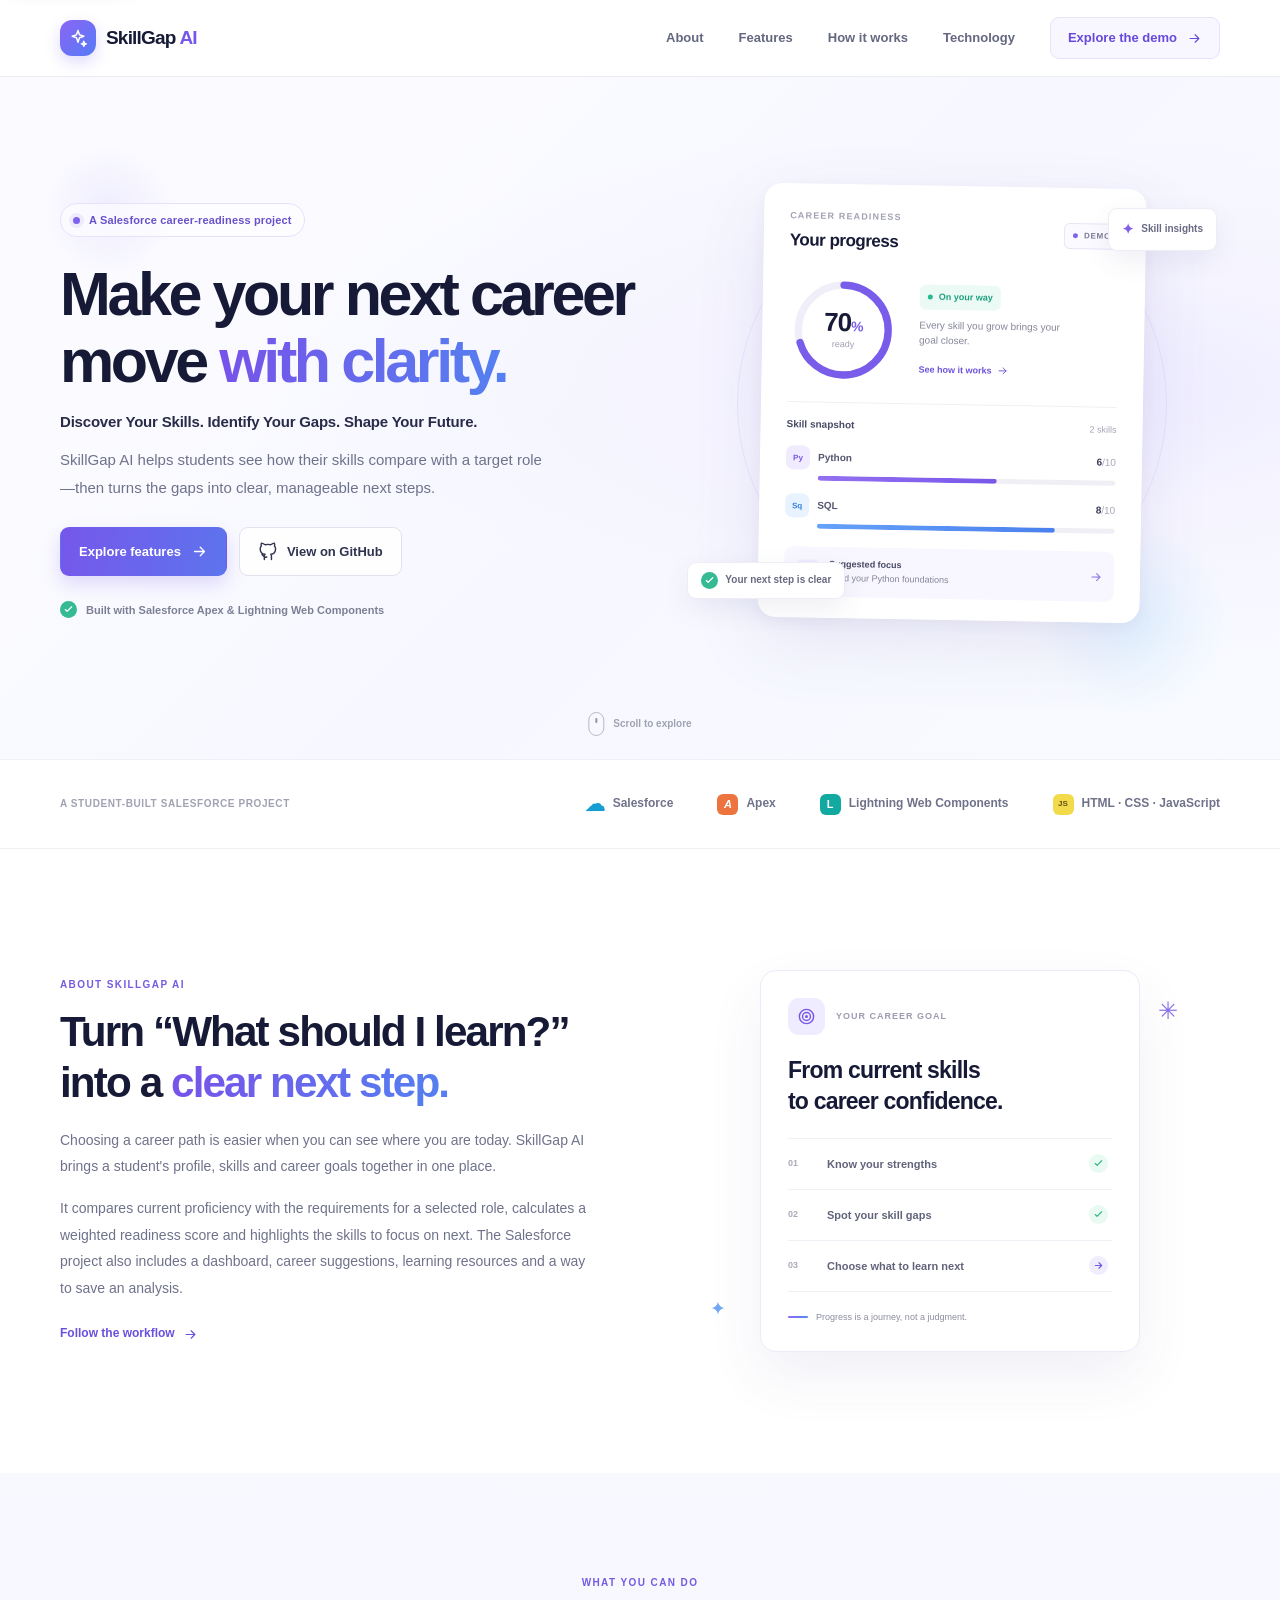
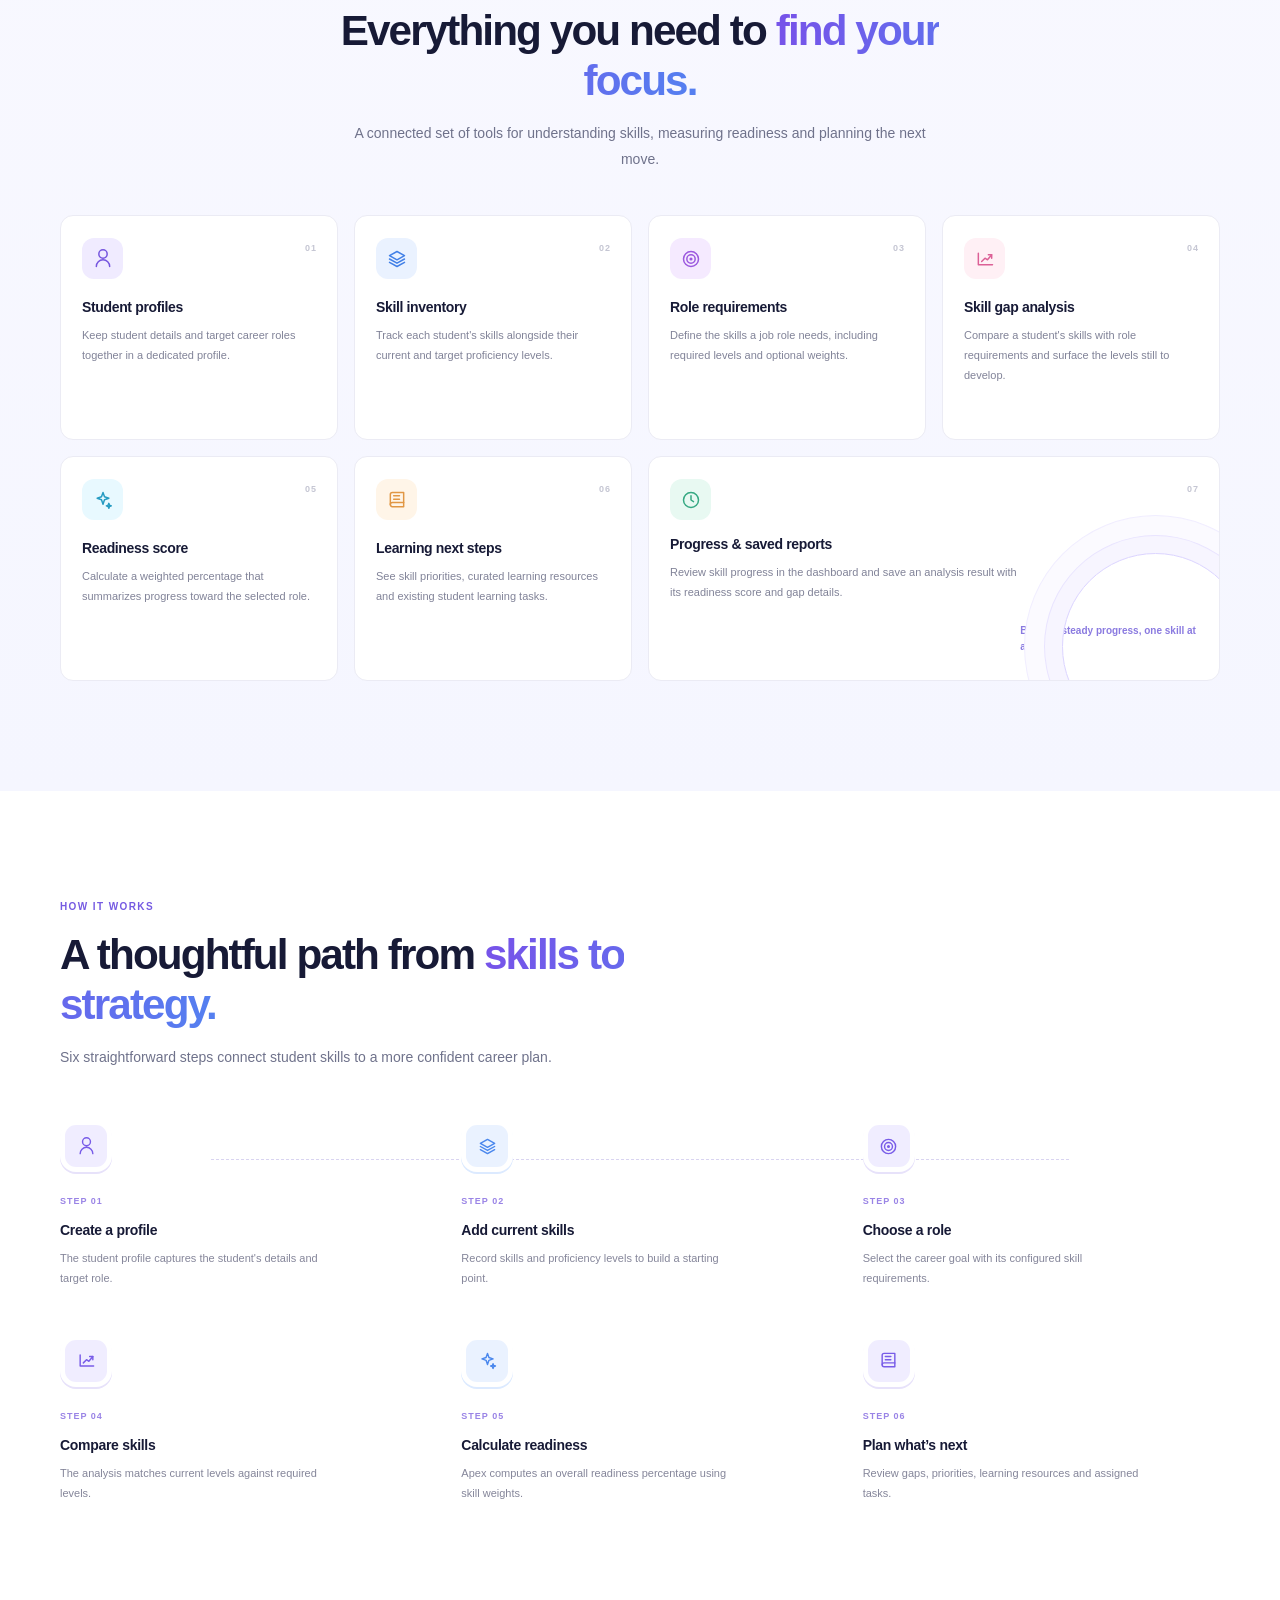
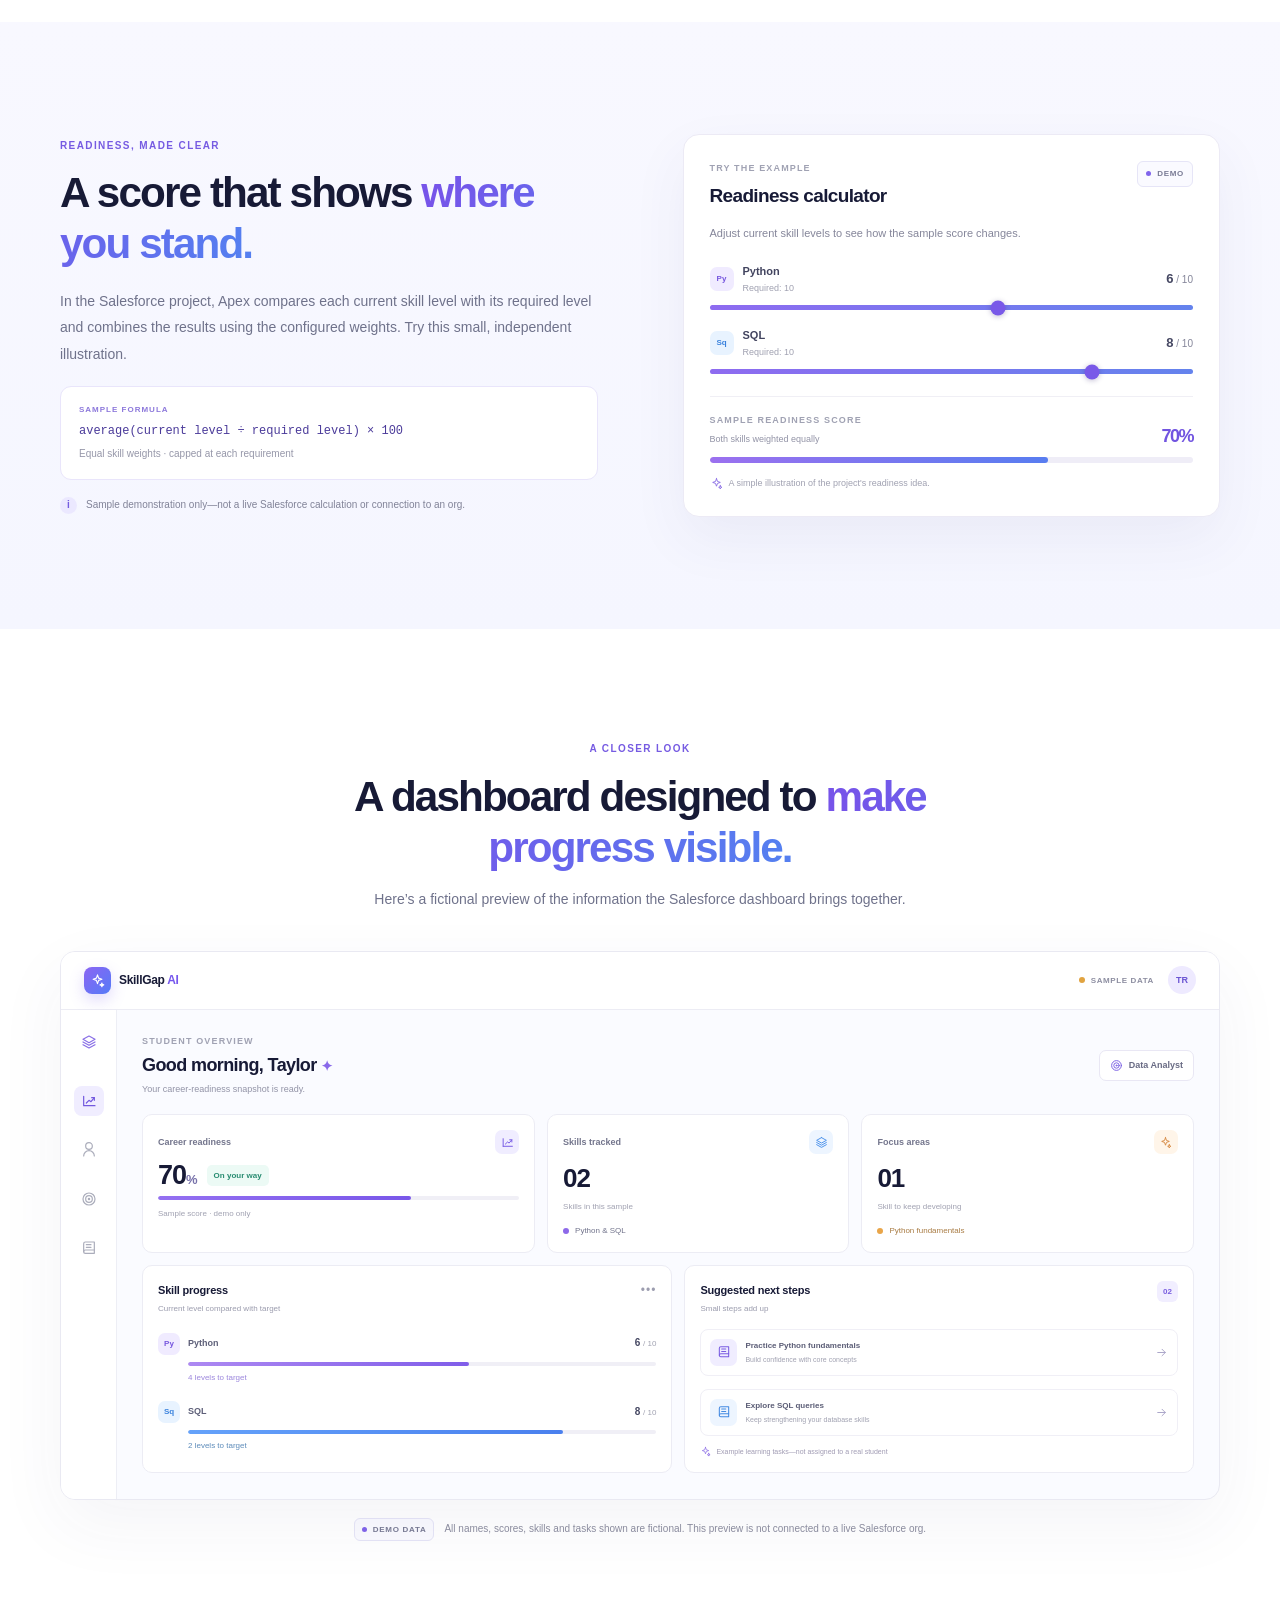
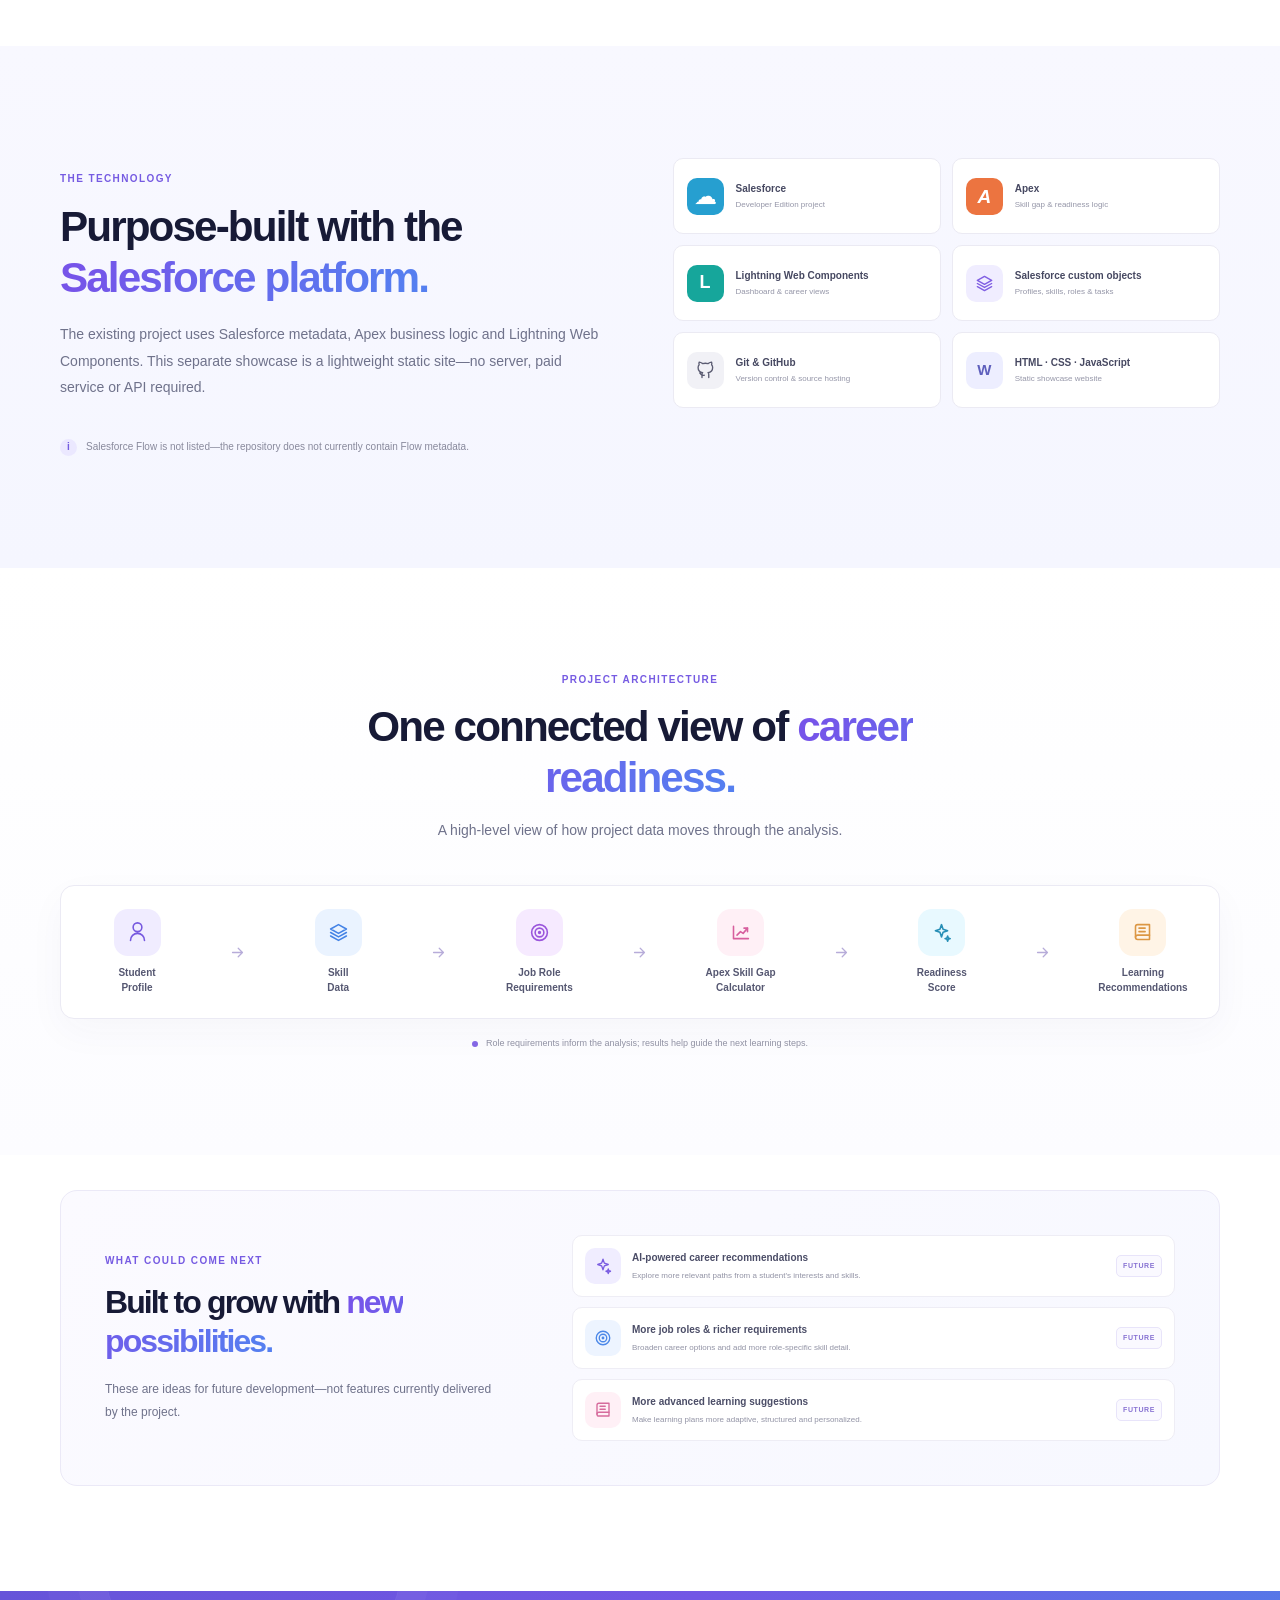
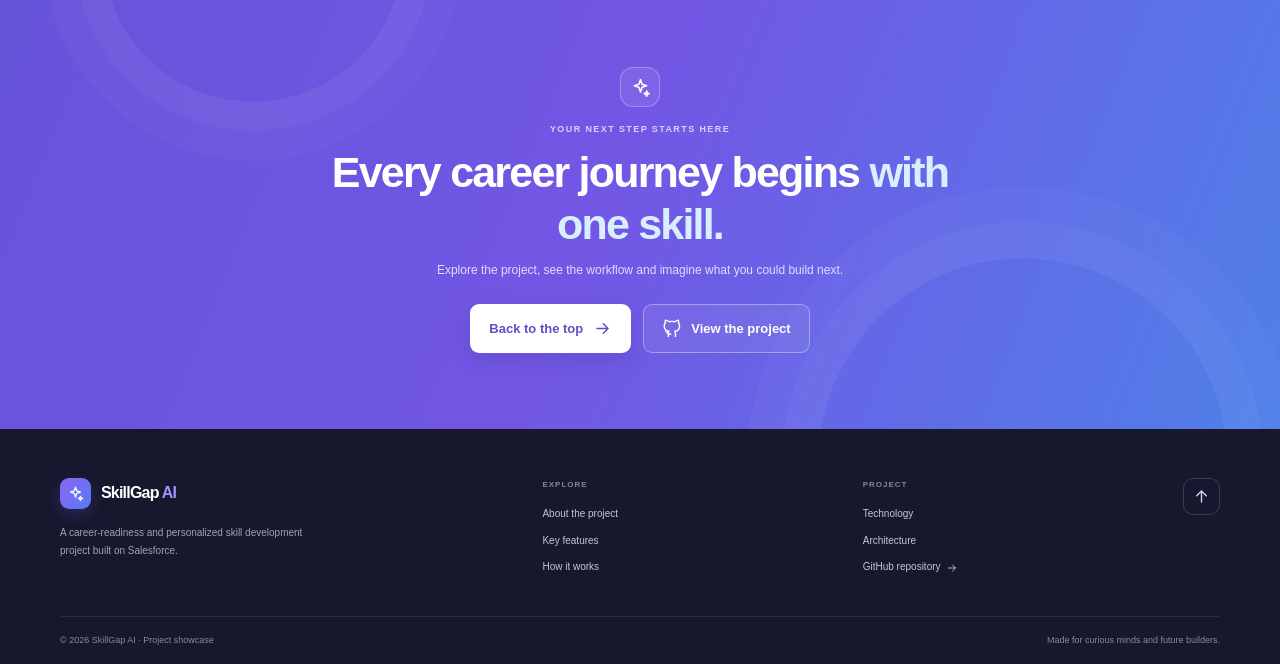
<file: website/index.html>
<!doctype html>
<html lang="en">
  <head>
    <meta charset="utf-8" />
    <meta name="viewport" content="width=device-width, initial-scale=1" />
    <meta
      name="description"
      content="Explore SkillGap AI, a Salesforce career-readiness project that compares student skills with job requirements and highlights practical next steps."
    />
    <meta name="theme-color" content="#f7f8ff" />
    <title>SkillGap AI — Find your next skill to grow</title>
    <link rel="stylesheet" href="style.css" />
    <script src="script.js" defer></script>
  </head>
  <body>
    <a class="skip-link" href="#main">Skip to content</a>

    <svg class="icon-library" xmlns="http://www.w3.org/2000/svg" aria-hidden="true">
      <symbol id="i-arrow" viewBox="0 0 24 24">
        <path d="M5 12h14m-6-6 6 6-6 6" />
      </symbol>
      <symbol id="i-spark" viewBox="0 0 24 24">
        <path d="m12 3 1.8 5.2L19 10l-5.2 1.8L12 17l-1.8-5.2L5 10l5.2-1.8L12 3Z" />
        <path d="m19 16 .8 2.2L22 19l-2.2.8L19 22l-.8-2.2L16 19l2.2-.8L19 16Z" />
      </symbol>
      <symbol id="i-user" viewBox="0 0 24 24">
        <path d="M20 21a8 8 0 0 0-16 0m8-10a5 5 0 1 0 0-10 5 5 0 0 0 0 10Z" />
      </symbol>
      <symbol id="i-layers" viewBox="0 0 24 24">
        <path d="m12 3 9 5-9 5-9-5 9-5Z" />
        <path d="m3 12 9 5 9-5M3 16l9 5 9-5" />
      </symbol>
      <symbol id="i-target" viewBox="0 0 24 24">
        <circle cx="12" cy="12" r="9" />
        <circle cx="12" cy="12" r="5" />
        <circle cx="12" cy="12" r="1" />
      </symbol>
      <symbol id="i-chart" viewBox="0 0 24 24">
        <path d="M4 19V5m0 14h17M8 15l4-4 3 2 5-6" />
        <path d="M16 7h4v4" />
      </symbol>
      <symbol id="i-check" viewBox="0 0 24 24">
        <path d="m5 12 4 4L19 6" />
      </symbol>
      <symbol id="i-book" viewBox="0 0 24 24">
        <path d="M4 5.5A2.5 2.5 0 0 1 6.5 3H20v17H6.5A2.5 2.5 0 0 1 4 17.5v-12Z" />
        <path d="M4 17.5A2.5 2.5 0 0 1 6.5 15H20M8 7h7m-7 4h7" />
      </symbol>
      <symbol id="i-clock" viewBox="0 0 24 24">
        <circle cx="12" cy="12" r="9" />
        <path d="M12 7v5l3 2" />
      </symbol>
      <symbol id="i-menu" viewBox="0 0 24 24">
        <path d="M4 7h16M4 12h16M4 17h16" />
      </symbol>
      <symbol id="i-close" viewBox="0 0 24 24">
        <path d="m6 6 12 12M18 6 6 18" />
      </symbol>
      <symbol id="i-github" viewBox="0 0 24 24">
        <path d="M9 19c-4.3 1.4-4.3-2.5-6-3m12 6v-3.9a3.4 3.4 0 0 0-.9-2.7c3-.3 6.1-1.5 6.1-6.7a5.2 5.2 0 0 0-1.4-3.6 4.8 4.8 0 0 0-.1-3.6S17.5 1.2 14 3.5a13.3 13.3 0 0 0-7 0C3.5 1.2 2.3 1.5 2.3 1.5a4.8 4.8 0 0 0-.1 3.6A5.2 5.2 0 0 0 .8 8.7c0 5.2 3.1 6.4 6.1 6.7a3.4 3.4 0 0 0-.9 2.7V22" transform="translate(2 0)" />
      </symbol>
    </svg>

    <header class="site-header" id="top">
      <nav class="nav-shell container" aria-label="Main navigation">
        <a class="brand" href="#top" aria-label="SkillGap AI home">
          <span class="brand-mark"><svg class="icon"><use href="#i-spark" /></svg></span>
          <span>SkillGap <span class="brand-accent">AI</span></span>
        </a>
        <button
          class="menu-toggle"
          type="button"
          aria-label="Open navigation menu"
          aria-expanded="false"
          aria-controls="primary-navigation"
        >
          <svg class="icon menu-open-icon"><use href="#i-menu" /></svg>
          <svg class="icon menu-close-icon"><use href="#i-close" /></svg>
        </button>
        <div class="nav-links" id="primary-navigation">
          <a href="#about">About</a>
          <a href="#features">Features</a>
          <a href="#workflow">How it works</a>
          <a href="#technology">Technology</a>
          <a class="nav-cta" href="#demo">Explore the demo <svg class="icon"><use href="#i-arrow" /></svg></a>
        </div>
      </nav>
    </header>

    <main id="main">
      <section class="hero section-space">
        <div class="hero-glow hero-glow-one"></div>
        <div class="hero-glow hero-glow-two"></div>
        <div class="container hero-grid">
          <div class="hero-copy reveal">
            <div class="eyebrow-pill"><span class="pulse-dot"></span> A Salesforce career-readiness project</div>
            <h1>Make your next career move <span class="gradient-text">with clarity.</span></h1>
            <p class="hero-tagline">Discover Your Skills. Identify Your Gaps. Shape Your Future.</p>
            <p class="hero-description">
              SkillGap AI helps students see how their skills compare with a
              target role—then turns the gaps into clear, manageable next steps.
            </p>
            <div class="hero-actions">
              <a class="button button-primary" href="#features">Explore features <svg class="icon"><use href="#i-arrow" /></svg></a>
              <a class="button button-secondary" href="https://github.com/SindhujaSadanagiri375/SkillGapAI" target="_blank" rel="noopener noreferrer">
                <svg class="icon"><use href="#i-github" /></svg> View on GitHub
              </a>
            </div>
            <div class="hero-proof">
              <span class="proof-icon"><svg class="icon"><use href="#i-check" /></svg></span>
              <span>Built with Salesforce Apex &amp; Lightning Web Components</span>
            </div>
          </div>

          <div class="hero-visual reveal reveal-delay" aria-label="Illustration of the SkillGap AI career-readiness dashboard">
            <div class="visual-orbit orbit-one"></div>
            <div class="visual-orbit orbit-two"></div>
            <div class="floating-chip chip-top"><span class="chip-spark">✦</span> Skill insights</div>
            <div class="floating-chip chip-bottom"><span class="chip-check"><svg class="icon"><use href="#i-check" /></svg></span> Your next step is clear</div>
            <div class="hero-dashboard">
              <div class="dash-top">
                <div>
                  <span class="tiny-label">CAREER READINESS</span>
                  <h3>Your progress</h3>
                </div>
                <span class="demo-tag"><span></span> DEMO</span>
              </div>
              <div class="dash-score-row">
                <div class="score-ring" role="img" aria-label="Sample readiness score: 70 percent">
                  <svg viewBox="0 0 120 120" aria-hidden="true">
                    <circle class="ring-track" cx="60" cy="60" r="49"></circle>
                    <circle class="ring-fill" cx="60" cy="60" r="49"></circle>
                  </svg>
                  <div class="ring-label"><strong>70<span>%</span></strong><small>ready</small></div>
                </div>
                <div class="score-note">
                  <span class="status-label"><span></span> On your way</span>
                  <p>Every skill you grow brings your goal closer.</p>
                  <a href="#readiness">See how it works <svg class="icon"><use href="#i-arrow" /></svg></a>
                </div>
              </div>
              <div class="dash-divider"></div>
              <div class="dash-section-heading"><span>Skill snapshot</span><span>2 skills</span></div>
              <div class="mini-skill">
                <div class="mini-skill-head"><span class="skill-dot dot-purple">Py</span><span>Python</span><strong>6<span>/10</span></strong></div>
                <div class="mini-track"><i style="--value: 60%"></i></div>
              </div>
              <div class="mini-skill">
                <div class="mini-skill-head"><span class="skill-dot dot-blue">Sq</span><span>SQL</span><strong>8<span>/10</span></strong></div>
                <div class="mini-track"><i class="track-blue" style="--value: 80%"></i></div>
              </div>
              <div class="dash-footer"><span class="footer-icon"><svg class="icon"><use href="#i-spark" /></svg></span><span><b>Suggested focus</b><br />Build your Python foundations</span><svg class="icon footer-arrow"><use href="#i-arrow" /></svg></div>
            </div>
          </div>
        </div>
        <a class="scroll-cue" href="#about"><span></span> Scroll to explore</a>
      </section>

      <section class="trust-strip" aria-label="Project technologies">
        <div class="container trust-inner">
          <span class="trust-label">A student-built Salesforce project</span>
          <div class="trust-items"><span><i class="trust-cloud">☁</i> Salesforce</span><span><b class="apex-mark">A</b> Apex</span><span><b class="lwc-mark">L</b> Lightning Web Components</span><span><b class="js-mark">JS</b> HTML · CSS · JavaScript</span></div>
        </div>
      </section>

      <section class="section-space about-section" id="about">
        <div class="container about-grid">
          <div class="section-intro reveal">
            <span class="section-kicker">ABOUT SKILLGAP AI</span>
            <h2>Turn “What should I learn?” into a <span class="gradient-text">clear next step.</span></h2>
            <p>Choosing a career path is easier when you can see where you are today. SkillGap AI brings a student's profile, skills and career goals together in one place.</p>
            <p>It compares current proficiency with the requirements for a selected role, calculates a weighted readiness score and highlights the skills to focus on next. The Salesforce project also includes a dashboard, career suggestions, learning resources and a way to save an analysis.</p>
            <a class="text-link" href="#workflow">Follow the workflow <svg class="icon"><use href="#i-arrow" /></svg></a>
          </div>
          <div class="about-visual reveal reveal-delay">
            <div class="about-card">
              <div class="about-card-top"><span class="about-icon about-icon-purple"><svg class="icon"><use href="#i-target" /></svg></span><span class="about-card-label">YOUR CAREER GOAL</span></div>
              <h3>From current skills<br />to career confidence.</h3>
              <div class="about-steps">
                <div class="about-step"><span class="step-number">01</span><span>Know your strengths</span><span class="step-state"><svg class="icon"><use href="#i-check" /></svg></span></div>
                <div class="about-step"><span class="step-number">02</span><span>Spot your skill gaps</span><span class="step-state"><svg class="icon"><use href="#i-check" /></svg></span></div>
                <div class="about-step"><span class="step-number">03</span><span>Choose what to learn next</span><span class="step-state step-state-active"><svg class="icon"><use href="#i-arrow" /></svg></span></div>
              </div>
              <div class="about-card-foot"><span class="tiny-gradient-line"></span> Progress is a journey, not a judgment.</div>
            </div>
            <span class="decorative-star star-a">✳</span><span class="decorative-star star-b">✦</span>
          </div>
        </div>
      </section>

      <section class="section-space features-section section-tint" id="features">
        <div class="container">
          <div class="section-heading centered reveal">
            <span class="section-kicker">WHAT YOU CAN DO</span>
            <h2>Everything you need to <span class="gradient-text">find your focus.</span></h2>
            <p>A connected set of tools for understanding skills, measuring readiness and planning the next move.</p>
          </div>
          <div class="feature-grid">
            <article class="feature-card reveal"><span class="feature-icon icon-purple"><svg class="icon"><use href="#i-user" /></svg></span><span class="feature-number">01</span><h3>Student profiles</h3><p>Keep student details and target career roles together in a dedicated profile.</p></article>
            <article class="feature-card reveal"><span class="feature-icon icon-blue"><svg class="icon"><use href="#i-layers" /></svg></span><span class="feature-number">02</span><h3>Skill inventory</h3><p>Track each student's skills alongside their current and target proficiency levels.</p></article>
            <article class="feature-card reveal"><span class="feature-icon icon-violet"><svg class="icon"><use href="#i-target" /></svg></span><span class="feature-number">03</span><h3>Role requirements</h3><p>Define the skills a job role needs, including required levels and optional weights.</p></article>
            <article class="feature-card reveal"><span class="feature-icon icon-pink"><svg class="icon"><use href="#i-chart" /></svg></span><span class="feature-number">04</span><h3>Skill gap analysis</h3><p>Compare a student's skills with role requirements and surface the levels still to develop.</p></article>
            <article class="feature-card reveal"><span class="feature-icon icon-cyan"><svg class="icon"><use href="#i-spark" /></svg></span><span class="feature-number">05</span><h3>Readiness score</h3><p>Calculate a weighted percentage that summarizes progress toward the selected role.</p></article>
            <article class="feature-card reveal"><span class="feature-icon icon-orange"><svg class="icon"><use href="#i-book" /></svg></span><span class="feature-number">06</span><h3>Learning next steps</h3><p>See skill priorities, curated learning resources and existing student learning tasks.</p></article>
            <article class="feature-card feature-card-wide reveal"><span class="feature-icon icon-green"><svg class="icon"><use href="#i-clock" /></svg></span><span class="feature-number">07</span><h3>Progress &amp; saved reports</h3><p>Review skill progress in the dashboard and save an analysis result with its readiness score and gap details.</p><span class="wide-card-note">Built for steady progress, one skill at a time.</span></article>
          </div>
        </div>
      </section>

      <section class="section-space workflow-section" id="workflow">
        <div class="container">
          <div class="section-heading reveal">
            <span class="section-kicker">HOW IT WORKS</span>
            <h2>A thoughtful path from <span class="gradient-text">skills to strategy.</span></h2>
            <p>Six straightforward steps connect student skills to a more confident career plan.</p>
          </div>
          <div class="workflow">
            <div class="workflow-line" aria-hidden="true"></div>
            <article class="workflow-step reveal"><span class="workflow-icon"><svg class="icon"><use href="#i-user" /></svg></span><span class="workflow-count">STEP 01</span><h3>Create a profile</h3><p>The student profile captures the student's details and target role.</p></article>
            <article class="workflow-step reveal"><span class="workflow-icon"><svg class="icon"><use href="#i-layers" /></svg></span><span class="workflow-count">STEP 02</span><h3>Add current skills</h3><p>Record skills and proficiency levels to build a starting point.</p></article>
            <article class="workflow-step reveal"><span class="workflow-icon"><svg class="icon"><use href="#i-target" /></svg></span><span class="workflow-count">STEP 03</span><h3>Choose a role</h3><p>Select the career goal with its configured skill requirements.</p></article>
            <article class="workflow-step reveal"><span class="workflow-icon"><svg class="icon"><use href="#i-chart" /></svg></span><span class="workflow-count">STEP 04</span><h3>Compare skills</h3><p>The analysis matches current levels against required levels.</p></article>
            <article class="workflow-step reveal"><span class="workflow-icon"><svg class="icon"><use href="#i-spark" /></svg></span><span class="workflow-count">STEP 05</span><h3>Calculate readiness</h3><p>Apex computes an overall readiness percentage using skill weights.</p></article>
            <article class="workflow-step reveal"><span class="workflow-icon"><svg class="icon"><use href="#i-book" /></svg></span><span class="workflow-count">STEP 06</span><h3>Plan what’s next</h3><p>Review gaps, priorities, learning resources and assigned tasks.</p></article>
          </div>
        </div>
      </section>

      <section class="section-space readiness-section section-tint" id="readiness">
        <div class="container readiness-layout">
          <div class="readiness-copy reveal">
            <span class="section-kicker">READINESS, MADE CLEAR</span>
            <h2>A score that shows <span class="gradient-text">where you stand.</span></h2>
            <p>In the Salesforce project, Apex compares each current skill level with its required level and combines the results using the configured weights. Try this small, independent illustration.</p>
            <div class="formula-card">
              <span class="formula-label">SAMPLE FORMULA</span>
              <code>average(current level ÷ required level) × 100</code>
              <span class="formula-note">Equal skill weights · capped at each requirement</span>
            </div>
            <p class="demo-disclaimer"><span>i</span> Sample demonstration only—not a live Salesforce calculation or connection to an org.</p>
          </div>
          <div class="calculator-card reveal reveal-delay">
            <div class="calculator-heading"><div><span class="tiny-label">TRY THE EXAMPLE</span><h3>Readiness calculator</h3></div><span class="demo-tag"><span></span> DEMO</span></div>
            <p class="calculator-intro">Adjust current skill levels to see how the sample score changes.</p>
            <div class="calculator-skills">
              <label class="calculator-skill" for="python-level">
                <span class="calc-skill-name"><span class="skill-dot dot-purple">Py</span><span>Python <small>Required: 10</small></span></span>
                <span class="calc-value"><output id="python-output" for="python-level">6</output><span> / 10</span></span>
                <input id="python-level" type="range" min="0" max="10" value="6" step="1" aria-label="Python current level, from 0 to 10" />
              </label>
              <label class="calculator-skill" for="sql-level">
                <span class="calc-skill-name"><span class="skill-dot dot-blue">Sq</span><span>SQL <small>Required: 10</small></span></span>
                <span class="calc-value"><output id="sql-output" for="sql-level">8</output><span> / 10</span></span>
                <input id="sql-level" type="range" min="0" max="10" value="8" step="1" aria-label="SQL current level, from 0 to 10" />
              </label>
            </div>
            <div class="calculator-result">
              <div><span class="tiny-label">SAMPLE READINESS SCORE</span><p>Both skills weighted equally</p></div>
              <strong id="readiness-result" aria-live="polite"><span class="score-number">70</span><span>%</span></strong>
            </div>
            <div class="calculator-bar" role="progressbar" aria-label="Sample readiness score" aria-valuemin="0" aria-valuemax="100" aria-valuenow="70"><span id="calculator-progress" style="width: 70%"></span></div>
            <p class="calculator-foot"><svg class="icon"><use href="#i-spark" /></svg> A simple illustration of the project's readiness idea.</p>
          </div>
        </div>
      </section>

      <section class="section-space preview-section" id="demo">
        <div class="container">
          <div class="section-heading centered reveal">
            <span class="section-kicker">A CLOSER LOOK</span>
            <h2>A dashboard designed to <span class="gradient-text">make progress visible.</span></h2>
            <p>Here’s a fictional preview of the information the Salesforce dashboard brings together.</p>
          </div>
          <div class="preview-shell reveal">
            <div class="preview-topbar">
              <div class="preview-brand"><span class="brand-mark"><svg class="icon"><use href="#i-spark" /></svg></span><b>SkillGap <span>AI</span></b></div>
              <div class="preview-top-right"><span class="preview-live"><i></i> SAMPLE DATA</span><span class="preview-avatar">TR</span></div>
            </div>
            <div class="preview-content">
              <aside class="preview-sidebar" aria-label="Preview navigation"><span class="sidebar-logo"><svg class="icon"><use href="#i-layers" /></svg></span><span class="sidebar-active"><svg class="icon"><use href="#i-chart" /></svg></span><span><svg class="icon"><use href="#i-user" /></svg></span><span><svg class="icon"><use href="#i-target" /></svg></span><span><svg class="icon"><use href="#i-book" /></svg></span></aside>
              <div class="preview-main">
                <div class="preview-greeting"><div><span class="tiny-label">STUDENT OVERVIEW</span><h3>Good morning, Taylor <span>✦</span></h3><p>Your career-readiness snapshot is ready.</p></div><span class="role-pill"><svg class="icon"><use href="#i-target" /></svg> Data Analyst</span></div>
                <div class="preview-cards">
                  <article class="preview-card readiness-preview"><div class="preview-card-heading"><span>Career readiness</span><span class="small-icon"><svg class="icon"><use href="#i-chart" /></svg></span></div><div class="preview-score-row"><strong>70<small>%</small></strong><span class="readiness-pill">On your way</span></div><div class="preview-track"><i style="--value: 70%"></i></div><p>Sample score · demo only</p></article>
                  <article class="preview-card"><div class="preview-card-heading"><span>Skills tracked</span><span class="small-icon blue-small"><svg class="icon"><use href="#i-layers" /></svg></span></div><strong class="metric-number">02</strong><p>Skills in this sample</p><div class="metric-detail"><span class="metric-dot"></span> Python &amp; SQL</div></article>
                  <article class="preview-card"><div class="preview-card-heading"><span>Focus areas</span><span class="small-icon peach-small"><svg class="icon"><use href="#i-spark" /></svg></span></div><strong class="metric-number">01</strong><p>Skill to keep developing</p><div class="metric-detail focus-detail"><span class="focus-bullet"></span> Python fundamentals</div></article>
                </div>
                <div class="preview-lower">
                  <article class="preview-panel skill-panel"><div class="panel-heading"><div><h4>Skill progress</h4><p>Current level compared with target</p></div><span class="panel-menu">•••</span></div><div class="dashboard-skill"><div class="dashboard-skill-head"><span class="skill-dot dot-purple">Py</span><span>Python</span><strong>6 <small>/ 10</small></strong></div><div class="preview-track"><i class="bar-purple" style="--value: 60%"></i></div><span class="gap-caption">4 levels to target</span></div><div class="dashboard-skill"><div class="dashboard-skill-head"><span class="skill-dot dot-blue">Sq</span><span>SQL</span><strong>8 <small>/ 10</small></strong></div><div class="preview-track"><i class="track-blue" style="--value: 80%"></i></div><span class="gap-caption gap-complete">2 levels to target</span></div></article>
                  <article class="preview-panel task-panel"><div class="panel-heading"><div><h4>Suggested next steps</h4><p>Small steps add up</p></div><span class="task-count">02</span></div><div class="task-item"><span class="task-check"><svg class="icon"><use href="#i-book" /></svg></span><div><b>Practice Python fundamentals</b><small>Build confidence with core concepts</small></div><span class="task-arrow"><svg class="icon"><use href="#i-arrow" /></svg></span></div><div class="task-item"><span class="task-check task-check-blue"><svg class="icon"><use href="#i-book" /></svg></span><div><b>Explore SQL queries</b><small>Keep strengthening your database skills</small></div><span class="task-arrow"><svg class="icon"><use href="#i-arrow" /></svg></span></div><div class="task-footer"><svg class="icon"><use href="#i-spark" /></svg> Example learning tasks—not assigned to a real student</div></article>
                </div>
              </div>
            </div>
          </div>
          <p class="preview-disclaimer"><span class="demo-tag"><span></span> DEMO DATA</span> All names, scores, skills and tasks shown are fictional. This preview is not connected to a live Salesforce org.</p>
        </div>
      </section>

      <section class="section-space technology-section section-tint" id="technology">
        <div class="container technology-layout">
          <div class="section-intro reveal">
            <span class="section-kicker">THE TECHNOLOGY</span>
            <h2>Purpose-built with the <span class="gradient-text">Salesforce platform.</span></h2>
            <p>The existing project uses Salesforce metadata, Apex business logic and Lightning Web Components. This separate showcase is a lightweight static site—no server, paid service or API required.</p>
          </div>
          <div class="technology-grid reveal reveal-delay">
            <div class="tech-card tech-salesforce"><span class="tech-symbol">☁</span><span><b>Salesforce</b><small>Developer Edition project</small></span></div>
            <div class="tech-card"><span class="tech-symbol apex-symbol">A</span><span><b>Apex</b><small>Skill gap &amp; readiness logic</small></span></div>
            <div class="tech-card"><span class="tech-symbol lwc-symbol">L</span><span><b>Lightning Web Components</b><small>Dashboard &amp; career views</small></span></div>
            <div class="tech-card"><span class="tech-symbol object-symbol"><svg class="icon"><use href="#i-layers" /></svg></span><span><b>Salesforce custom objects</b><small>Profiles, skills, roles &amp; tasks</small></span></div>
            <div class="tech-card"><span class="tech-symbol git-symbol"><svg class="icon"><use href="#i-github" /></svg></span><span><b>Git &amp; GitHub</b><small>Version control &amp; source hosting</small></span></div>
            <div class="tech-card"><span class="tech-symbol web-symbol">W</span><span><b>HTML · CSS · JavaScript</b><small>Static showcase website</small></span></div>
          </div>
        </div>
        <div class="container technology-note"><span class="note-icon">i</span> Salesforce Flow is not listed—the repository does not currently contain Flow metadata.</div>
      </section>

      <section class="section-space architecture-section" id="architecture">
        <div class="container">
          <div class="section-heading centered reveal">
            <span class="section-kicker">PROJECT ARCHITECTURE</span>
            <h2>One connected view of <span class="gradient-text">career readiness.</span></h2>
            <p>A high-level view of how project data moves through the analysis.</p>
          </div>
          <div class="architecture-flow reveal" aria-label="Student Profile to Skill Data to Job Role Requirements to Apex Skill Gap Calculator to Readiness Score to Learning Recommendations">
            <div class="architecture-node"><span class="arch-icon arch-purple"><svg class="icon"><use href="#i-user" /></svg></span><b>Student<br />Profile</b></div><span class="arch-arrow"><svg class="icon"><use href="#i-arrow" /></svg></span>
            <div class="architecture-node"><span class="arch-icon arch-blue"><svg class="icon"><use href="#i-layers" /></svg></span><b>Skill<br />Data</b></div><span class="arch-arrow"><svg class="icon"><use href="#i-arrow" /></svg></span>
            <div class="architecture-node"><span class="arch-icon arch-violet"><svg class="icon"><use href="#i-target" /></svg></span><b>Job Role<br />Requirements</b></div><span class="arch-arrow"><svg class="icon"><use href="#i-arrow" /></svg></span>
            <div class="architecture-node arch-calculator"><span class="arch-icon arch-pink"><svg class="icon"><use href="#i-chart" /></svg></span><b>Apex Skill Gap<br />Calculator</b></div><span class="arch-arrow"><svg class="icon"><use href="#i-arrow" /></svg></span>
            <div class="architecture-node"><span class="arch-icon arch-cyan"><svg class="icon"><use href="#i-spark" /></svg></span><b>Readiness<br />Score</b></div><span class="arch-arrow"><svg class="icon"><use href="#i-arrow" /></svg></span>
            <div class="architecture-node"><span class="arch-icon arch-orange"><svg class="icon"><use href="#i-book" /></svg></span><b>Learning<br />Recommendations</b></div>
          </div>
          <p class="architecture-caption"><span></span> Role requirements inform the analysis; results help guide the next learning steps.</p>
        </div>
      </section>

      <section class="section-space future-section">
        <div class="container future-card reveal">
          <div class="future-copy"><span class="section-kicker">WHAT COULD COME NEXT</span><h2>Built to grow with <span class="gradient-text">new possibilities.</span></h2><p>These are ideas for future development—not features currently delivered by the project.</p></div>
          <div class="future-list">
            <div class="future-item"><span class="future-icon"><svg class="icon"><use href="#i-spark" /></svg></span><div><b>AI-powered career recommendations</b><small>Explore more relevant paths from a student's interests and skills.</small></div><span class="future-badge">FUTURE</span></div>
            <div class="future-item"><span class="future-icon future-icon-blue"><svg class="icon"><use href="#i-target" /></svg></span><div><b>More job roles &amp; richer requirements</b><small>Broaden career options and add more role-specific skill detail.</small></div><span class="future-badge">FUTURE</span></div>
            <div class="future-item"><span class="future-icon future-icon-pink"><svg class="icon"><use href="#i-book" /></svg></span><div><b>More advanced learning suggestions</b><small>Make learning plans more adaptive, structured and personalized.</small></div><span class="future-badge">FUTURE</span></div>
          </div>
        </div>
      </section>

      <section class="closing-cta">
        <div class="container closing-inner reveal">
          <span class="closing-spark"><svg class="icon"><use href="#i-spark" /></svg></span>
          <span class="section-kicker">YOUR NEXT STEP STARTS HERE</span>
          <h2>Every career journey begins <span>with one skill.</span></h2>
          <p>Explore the project, see the workflow and imagine what you could build next.</p>
          <div class="hero-actions closing-actions">
            <a class="button button-white" href="#top">Back to the top <svg class="icon"><use href="#i-arrow" /></svg></a>
            <a class="button button-glass" href="https://github.com/SindhujaSadanagiri375/SkillGapAI" target="_blank" rel="noopener noreferrer"><svg class="icon"><use href="#i-github" /></svg> View the project</a>
          </div>
        </div>
      </section>
    </main>

    <footer class="site-footer">
      <div class="container footer-main">
        <div class="footer-brand-block"><a class="brand footer-brand" href="#top"><span class="brand-mark"><svg class="icon"><use href="#i-spark" /></svg></span><span>SkillGap <span class="brand-accent">AI</span></span></a><p>A career-readiness and personalized skill development project built on Salesforce.</p></div>
        <div class="footer-links"><span class="footer-heading">EXPLORE</span><a href="#about">About the project</a><a href="#features">Key features</a><a href="#workflow">How it works</a></div>
        <div class="footer-links"><span class="footer-heading">PROJECT</span><a href="#technology">Technology</a><a href="#architecture">Architecture</a><a href="https://github.com/SindhujaSadanagiri375/SkillGapAI" target="_blank" rel="noopener noreferrer">GitHub repository <svg class="icon"><use href="#i-arrow" /></svg></a></div>
        <a class="back-top" href="#top" aria-label="Back to top"><svg class="icon"><use href="#i-arrow" /></svg></a>
      </div>
      <div class="container footer-bottom"><span>© <span id="copyright-year">2026</span> SkillGap AI · Project showcase</span><span>Made for curious minds and future builders.</span></div>
    </footer>
  </body>
</html>
</file>
<file: website/style.css>
:root {
  color-scheme: light;
  --ink: #171a36;
  --muted: #6f728b;
  --subtle: #9295aa;
  --purple: #7657ed;
  --blue: #4289f5;
  --line: #e9eaf3;
  --surface: #fff;
  --tint: #f7f8ff;
  --font-body: "DM Sans", "Segoe UI", sans-serif;
  --font-display: "Manrope", "Segoe UI", sans-serif;
}

* { box-sizing: border-box; }
html { scroll-behavior: smooth; scroll-padding-top: 86px; }
body { margin: 0; color: var(--ink); background: #fff; font-family: var(--font-body); font-size: 15px; line-height: 1.65; -webkit-font-smoothing: antialiased; }
svg { display: block; }
a { color: inherit; text-decoration: none; }
button, input { font: inherit; }
button:focus-visible, a:focus-visible, input:focus-visible { outline: 3px solid #9a8bff; outline-offset: 4px; }
.icon-library { position: absolute; width: 0; height: 0; overflow: hidden; }
.icon { width: 19px; height: 19px; fill: none; stroke: currentColor; stroke-width: 1.8; stroke-linecap: round; stroke-linejoin: round; flex: 0 0 auto; }
.container { width: min(1160px, calc(100% - 48px)); margin-inline: auto; }
.section-space { padding-block: 112px; }
.section-tint { background: linear-gradient(180deg, #f8f8ff 0%, #f5f6ff 100%); }
.skip-link { position: absolute; z-index: 20; top: 8px; left: 8px; padding: 10px 14px; transform: translateY(-150%); border-radius: 8px; background: #fff; box-shadow: 0 4px 18px #25204d22; }
.skip-link:focus { transform: translateY(0); }

.site-header { position: sticky; z-index: 10; top: 0; border-bottom: 1px solid #e8e9f2d9; background: #ffffffed; backdrop-filter: blur(16px); }
.nav-shell { display: flex; min-height: 76px; align-items: center; justify-content: space-between; }
.brand { display: inline-flex; align-items: center; gap: 10px; font-family: var(--font-display); font-size: 19px; font-weight: 800; letter-spacing: -.8px; }
.brand-mark { display: grid; width: 36px; height: 36px; place-items: center; border-radius: 12px; color: #fff; background: linear-gradient(135deg, #8b65f3, #557bf7); box-shadow: 0 6px 15px #7657ed38; }
.brand-mark .icon { width: 20px; height: 20px; }
.brand-accent, .preview-brand b span { color: var(--purple); }
.nav-links { display: flex; align-items: center; gap: 35px; color: #646780; font-size: 13px; font-weight: 600; }
.nav-links > a:not(.nav-cta) { transition: color .2s ease; }
.nav-links > a:not(.nav-cta):hover { color: var(--purple); }
.nav-cta { display: inline-flex; min-height: 42px; align-items: center; gap: 10px; padding: 0 17px; border: 1px solid #e6e2fc; border-radius: 9px; color: #6749db; background: #f8f6ff; transition: background .2s ease, transform .2s ease; }
.nav-cta:hover { transform: translateY(-2px); background: #f0ecff; }
.nav-cta .icon { width: 15px; }
.menu-toggle { display: none; width: 42px; height: 42px; border: 1px solid var(--line); border-radius: 10px; color: var(--ink); background: #fff; cursor: pointer; }
.menu-close-icon { display: none; }

.hero { position: relative; overflow: hidden; min-height: 682px; padding-top: 84px; padding-bottom: 100px; background: radial-gradient(ellipse at 82% 46%, #eceaff 0, #f5f4ff 23%, transparent 52%), linear-gradient(135deg, #fbfbff 12%, #f7f8ff 53%, #f8faff 100%); }
.hero-grid { position: relative; z-index: 1; display: grid; grid-template-columns: 1.04fr .96fr; align-items: center; gap: 42px; }
.hero-copy { padding-top: 15px; }
.eyebrow-pill { display: inline-flex; align-items: center; gap: 9px; padding: 7px 12px; border: 1px solid #e7e2fc; border-radius: 30px; color: #6851ca; background: #fff9; font-size: 11px; font-weight: 700; letter-spacing: .15px; }
.pulse-dot { width: 7px; height: 7px; border-radius: 50%; background: #8062ee; box-shadow: 0 0 0 4px #8062ee1a; }
h1, h2, h3, h4, p { margin-top: 0; }
.hero h1 { max-width: 590px; margin: 24px 0 15px; font-family: var(--font-display); font-size: clamp(42px, 5vw, 61px); font-weight: 800; line-height: 1.1; letter-spacing: -3.4px; }
.gradient-text { color: #7152e8; background: linear-gradient(100deg, #7654e9 5%, #557ff0 96%); -webkit-background-clip: text; background-clip: text; -webkit-text-fill-color: transparent; }
.hero-tagline { margin-bottom: 11px; color: #292b49; font-size: 15px; font-weight: 700; letter-spacing: -.2px; }
.hero-description { max-width: 485px; margin-bottom: 25px; color: var(--muted); font-size: 15px; line-height: 1.85; }
.hero-actions { display: flex; flex-wrap: wrap; align-items: center; gap: 12px; }
.button { display: inline-flex; min-height: 49px; align-items: center; justify-content: center; gap: 10px; padding: 0 18px; border: 1px solid transparent; border-radius: 9px; font-size: 13px; font-weight: 700; transition: transform .2s ease, box-shadow .2s ease, background .2s ease; }
.button:hover { transform: translateY(-2px); }
.button-primary { color: #fff; background: linear-gradient(105deg, #7657eb, #5d74ed); box-shadow: 0 8px 18px #7457e633; }
.button-primary:hover { box-shadow: 0 12px 25px #7457e64a; }
.button-primary .icon { width: 17px; }
.button-secondary { border-color: #e1e2ed; color: #31334f; background: #ffffffcf; }
.button-secondary:hover { border-color: #c9c1f3; background: #fff; }
.hero-proof { display: flex; align-items: center; gap: 9px; margin-top: 25px; color: #7d8095; font-size: 11px; font-weight: 600; }
.proof-icon { display: grid; width: 17px; height: 17px; place-items: center; border-radius: 50%; color: #fff; background: #35ba94; }
.proof-icon .icon { width: 11px; height: 11px; stroke-width: 2.5; }
.hero-visual { position: relative; display: grid; min-height: 485px; place-items: center; }
.visual-orbit { position: absolute; border: 1px solid #8772ea1d; border-radius: 50%; }
.orbit-one { width: 430px; height: 430px; }
.orbit-two { width: 355px; height: 355px; border-style: dashed; border-color: #9c8bf126; }
.hero-dashboard { position: relative; z-index: 1; width: min(382px, 88%); padding: 24px 25px 20px; border: 1px solid #fff; border-radius: 18px; background: #fff; box-shadow: 0 26px 70px #5752a51c, 0 4px 14px #4540680d; transform: rotate(1deg); }
.dash-top, .calculator-heading, .dash-section-heading, .mini-skill-head, .dash-footer { display: flex; align-items: center; justify-content: space-between; }
.tiny-label { display: block; color: #a0a2b3; font-size: 9px; font-weight: 700; letter-spacing: 1.15px; }
.dash-top h3 { margin: 3px 0 0; font-family: var(--font-display); font-size: 17px; letter-spacing: -.5px; }
.demo-tag { display: inline-flex; align-items: center; gap: 6px; padding: 5px 8px; border: 1px solid #e6e5f7; border-radius: 6px; color: #797b95; background: #fafaff; font-size: 8px; font-weight: 800; letter-spacing: .7px; white-space: nowrap; }
.demo-tag > span { width: 5px; height: 5px; border-radius: 50%; background: #8064eb; }
.dash-score-row { display: flex; align-items: center; gap: 21px; margin: 20px 0 17px; }
.score-ring { position: relative; width: 110px; height: 110px; flex: 0 0 auto; }
.score-ring svg { width: 100%; height: 100%; transform: rotate(-90deg); }
.score-ring circle { fill: none; stroke-width: 8; }
.ring-track { stroke: #f0eff9; }
.ring-fill { stroke: url(#unused); stroke: #795ce9; stroke-dasharray: 216 308; stroke-linecap: round; }
.ring-label { position: absolute; inset: 0; display: flex; align-items: center; justify-content: center; flex-direction: column; }
.ring-label strong { font-family: var(--font-display); font-size: 26px; line-height: 1.1; letter-spacing: -1px; }
.ring-label strong span { color: #7a5ce8; font-size: 14px; }
.ring-label small { color: #a0a1b3; font-size: 9px; }
.score-note { flex: 1; }
.status-label { display: inline-flex; align-items: center; gap: 6px; padding: 5px 8px; border-radius: 6px; color: #1d9e7c; background: #ebfaf5; font-size: 9px; font-weight: 700; }
.status-label span { width: 5px; height: 5px; border-radius: 50%; background: #28b990; }
.score-note p { max-width: 150px; margin: 8px 0; color: #85879b; font-size: 10px; line-height: 1.5; }
.score-note a { display: inline-flex; align-items: center; gap: 5px; color: #6a50dc; font-size: 9px; font-weight: 700; }
.score-note a .icon { width: 12px; height: 12px; }
.dash-divider { height: 1px; background: #f0f0f5; }
.dash-section-heading { padding-top: 14px; color: #484a66; font-size: 10px; font-weight: 700; }
.dash-section-heading > span:last-child { color: #a2a3b4; font-size: 9px; font-weight: 500; }
.mini-skill { margin-top: 13px; }
.mini-skill-head { justify-content: flex-start; gap: 8px; color: #555770; font-size: 10px; font-weight: 600; }
.mini-skill-head strong { margin-left: auto; color: #383a57; font-size: 10px; }
.mini-skill-head strong span { color: #a6a7b6; font-weight: 500; }
.skill-dot { display: inline-grid; width: 24px; height: 24px; flex: 0 0 auto; place-items: center; border-radius: 7px; font-size: 8px; font-weight: 800; }
.dot-purple { color: #7757df; background: #f0ebff; }
.dot-blue { color: #3881dd; background: #e8f3ff; }
.mini-track, .preview-track, .calculator-bar { overflow: hidden; height: 5px; border-radius: 9px; background: #f0eff6; }
.mini-track { margin: 6px 0 0 32px; }
.mini-track i, .preview-track i { display: block; width: var(--value); height: 100%; border-radius: inherit; background: linear-gradient(90deg, #9470f1, #7957e9); }
.mini-track i.track-blue, .preview-track i.track-blue { background: linear-gradient(90deg, #65a2fa, #4a80ee); }
.dash-footer { justify-content: flex-start; gap: 9px; margin-top: 18px; padding: 11px; border-radius: 9px; color: #85869a; background: #f8f7ff; font-size: 9px; line-height: 1.55; }
.dash-footer b { color: #464863; font-size: 9px; }
.footer-icon { display: grid; width: 25px; height: 25px; flex: 0 0 auto; place-items: center; border-radius: 7px; color: #795be9; background: #eeebff; }
.footer-icon .icon { width: 15px; height: 15px; }
.footer-arrow { width: 14px; margin-left: auto; color: #8d78e4; }
.floating-chip { position: absolute; z-index: 2; display: inline-flex; align-items: center; gap: 7px; padding: 9px 13px; border: 1px solid #eeedf5; border-radius: 9px; color: #686a82; background: #fff; box-shadow: 0 10px 27px #514e8b16; font-size: 10px; font-weight: 700; }
.chip-top { top: 47px; right: 3px; animation: float 4s ease-in-out infinite; }
.chip-bottom { bottom: 47px; left: 4px; animation: float 4.5s ease-in-out infinite reverse; }
.chip-spark { color: #835fe9; font-size: 14px; }
.chip-check { display: grid; width: 17px; height: 17px; place-items: center; border-radius: 50%; color: white; background: #35ba94; }
.chip-check .icon { width: 11px; height: 11px; stroke-width: 2.7; }
.hero-glow { position: absolute; border-radius: 50%; filter: blur(2px); pointer-events: none; }
.hero-glow-one { top: 63px; left: 3%; width: 140px; height: 140px; background: radial-gradient(circle, #c8c0ff38, transparent 70%); }
.hero-glow-two { right: 4%; bottom: 44px; width: 190px; height: 190px; background: radial-gradient(circle, #bde8ff55, transparent 70%); }
.scroll-cue { position: absolute; bottom: 23px; left: 50%; display: flex; align-items: center; gap: 9px; transform: translateX(-50%); color: #a0a1b1; font-size: 10px; font-weight: 600; }
.scroll-cue span { width: 16px; height: 24px; border: 1px solid #b8b8c8; border-radius: 10px; }
.scroll-cue span::after { display: block; width: 2px; height: 5px; margin: 5px auto; border-radius: 2px; background: #928ea7; content: ""; }
@keyframes float { 0%, 100% { transform: translateY(0); } 50% { transform: translateY(-7px); } }

.trust-strip { border-block: 1px solid #f0f0f5; background: #fff; }
.trust-inner { display: flex; min-height: 88px; align-items: center; justify-content: space-between; gap: 30px; }
.trust-label { color: #a0a1b2; font-size: 10px; font-weight: 700; letter-spacing: .6px; text-transform: uppercase; }
.trust-items { display: flex; align-items: center; gap: clamp(18px, 4vw, 44px); color: #70728a; font-size: 12px; font-weight: 700; }
.trust-items > span { display: inline-flex; align-items: center; gap: 8px; white-space: nowrap; }
.trust-cloud { color: #169dd1; font-size: 20px; font-style: normal; }
.apex-mark, .lwc-mark, .js-mark { display: inline-grid; width: 21px; height: 21px; place-items: center; border-radius: 6px; color: #fff; background: #4288ed; font-size: 11px; }
.apex-mark { background: #ed743e; font-style: italic; }
.lwc-mark { background: #12a9a0; }
.js-mark { color: #5d5410; background: #f2da4b; font-size: 8px; }

.about-grid, .readiness-layout, .technology-layout { display: grid; grid-template-columns: 1fr 1fr; align-items: center; gap: 80px; }
.section-kicker { display: block; margin-bottom: 14px; color: #765be2; font-size: 10px; font-weight: 800; letter-spacing: 1.4px; }
.section-intro h2, .section-heading h2, .readiness-copy h2, .future-copy h2 { margin-bottom: 18px; font-family: var(--font-display); font-size: clamp(31px, 3.3vw, 43px); font-weight: 800; line-height: 1.2; letter-spacing: -1.9px; }
.section-intro p, .section-heading > p, .readiness-copy > p, .future-copy > p { color: var(--muted); font-size: 14px; line-height: 1.9; }
.section-intro p { margin-bottom: 15px; }
.text-link { display: inline-flex; align-items: center; gap: 8px; margin-top: 8px; color: #6b50de; font-size: 12px; font-weight: 700; }
.text-link .icon { width: 15px; transition: transform .2s ease; }
.text-link:hover .icon { transform: translateX(4px); }
.about-visual { position: relative; display: grid; min-height: 400px; place-items: center; }
.about-card { position: relative; z-index: 1; width: min(380px, 90%); padding: 27px; border: 1px solid #eceaf8; border-radius: 16px; background: #fff; box-shadow: 0 25px 55px #4c438714; }
.about-card-top { display: flex; align-items: center; gap: 11px; }
.about-icon { display: grid; width: 37px; height: 37px; place-items: center; border-radius: 11px; }
.about-icon .icon { width: 19px; }
.about-icon-purple { color: #7759e5; background: #f0ecff; }
.about-card-label { color: #9b9daf; font-size: 9px; font-weight: 800; letter-spacing: 1px; }
.about-card h3 { margin: 20px 0 21px; font-family: var(--font-display); font-size: 23px; line-height: 1.35; letter-spacing: -.8px; }
.about-steps { border-top: 1px solid #f0eff5; }
.about-step { display: grid; min-height: 51px; grid-template-columns: 39px 1fr 23px; align-items: center; border-bottom: 1px solid #f0eff5; color: #61637a; font-size: 11px; font-weight: 600; }
.step-number { color: #aaabb9; font-size: 9px; font-weight: 700; }
.step-state { display: grid; width: 19px; height: 19px; place-items: center; border-radius: 50%; color: #2fb38d; background: #e9faf3; }
.step-state .icon { width: 11px; height: 11px; stroke-width: 2.4; }
.step-state-active { color: #7659e5; background: #f0edff; }
.about-card-foot { display: flex; align-items: center; gap: 8px; padding-top: 18px; color: #8c8da0; font-size: 9px; }
.tiny-gradient-line { width: 20px; height: 2px; border-radius: 2px; background: linear-gradient(90deg, #8f67f1, #528cf4); }
.decorative-star { position: absolute; color: #8a71ed; }
.star-a { top: 30px; right: 42px; font-size: 24px; }
.star-b { bottom: 37px; left: 30px; color: #72a8f4; font-size: 19px; }

.features-section { padding-block: 102px 110px; }
.section-heading { max-width: 670px; margin-bottom: 42px; }
.section-heading h2 { margin-bottom: 13px; }
.section-heading > p { max-width: 610px; margin-bottom: 0; }
.section-heading.centered { margin-inline: auto; text-align: center; }
.section-heading.centered > p { margin-inline: auto; }
.feature-grid { display: grid; grid-template-columns: repeat(4, 1fr); gap: 16px; }
.feature-card { position: relative; min-height: 225px; padding: 22px 21px; overflow: hidden; border: 1px solid #ebebf4; border-radius: 13px; background: #fff; transition: transform .25s ease, box-shadow .25s ease, border-color .25s ease; }
.feature-card:hover { transform: translateY(-5px); border-color: #ded8fb; box-shadow: 0 17px 35px #3931690d; }
.feature-icon { display: grid; width: 41px; height: 41px; place-items: center; border-radius: 12px; }
.feature-icon .icon { width: 20px; height: 20px; }
.icon-purple { color: #7656df; background: #f0ebff; }
.icon-blue { color: #4381e7; background: #eaf2ff; }
.icon-violet { color: #9c59df; background: #f5eaff; }
.icon-pink { color: #dc6096; background: #fff0f5; }
.icon-cyan { color: #279cc2; background: #e8f9ff; }
.icon-orange { color: #e19744; background: #fff5e8; }
.icon-green { color: #36a983; background: #e8f9f2; }
.feature-number { position: absolute; top: 25px; right: 20px; color: #c5c6d3; font-size: 9px; font-weight: 800; letter-spacing: 1px; }
.feature-card h3 { margin: 17px 0 7px; font-family: var(--font-display); font-size: 14px; letter-spacing: -.35px; }
.feature-card p { margin-bottom: 0; color: #818398; font-size: 11px; line-height: 1.8; }
.feature-card-wide { grid-column: span 2; min-height: 175px; padding-right: 35%; }
.feature-card-wide h3 { margin-top: 13px; }
.wide-card-note { position: absolute; right: 22px; bottom: 25px; width: 31%; color: #8a7ae0; font-size: 10px; font-weight: 700; line-height: 1.6; }
.feature-card-wide::after { position: absolute; right: -30px; bottom: -60px; width: 185px; height: 185px; border: 1px solid #dcd5ff; border-radius: 50%; box-shadow: 0 0 0 17px #f7f5ff, 0 0 0 18px #e9e4ff, 0 0 0 37px #fbfaff, 0 0 0 38px #f0edff; content: ""; }

.workflow-section { padding-block: 108px 115px; }
.workflow { position: relative; display: grid; grid-template-columns: repeat(3, 1fr); gap: 42px 44px; padding-top: 8px; }
.workflow-line { position: absolute; z-index: 0; top: 47px; right: 13%; left: 13%; height: 1px; border-top: 1px dashed #d9d4f1; }
.workflow-step { position: relative; z-index: 1; padding: 0 22px 4px 0; }
.workflow-icon { display: grid; width: 52px; height: 52px; margin-bottom: 15px; place-items: center; border: 5px solid white; border-radius: 16px; color: #785ce8; background: #f0edff; box-shadow: 0 2px 0 #e7e2fa; }
.workflow-step:nth-of-type(3n + 2) .workflow-icon { color: #4a87ed; background: #eaf2ff; box-shadow: 0 2px 0 #dceaff; }
.workflow-count { color: #9a84e6; font-size: 9px; font-weight: 800; letter-spacing: 1px; }
.workflow-step h3 { margin: 7px 0 7px; font-family: var(--font-display); font-size: 14px; letter-spacing: -.3px; }
.workflow-step p { max-width: 285px; margin-bottom: 0; color: #85869a; font-size: 11px; line-height: 1.8; }

.readiness-layout { gap: 85px; }
.readiness-copy > p { margin-bottom: 19px; }
.formula-card { display: flex; flex-direction: column; gap: 5px; padding: 16px 18px; border: 1px solid #e9e5fb; border-radius: 11px; background: #fff; }
.formula-label { color: #8c78db; font-size: 8px; font-weight: 800; letter-spacing: 1px; }
.formula-card code { color: #4b3b9a; font-family: "SFMono-Regular", Consolas, monospace; font-size: 12px; }
.formula-note { color: #9697a9; font-size: 10px; }
.demo-disclaimer { display: flex; align-items: flex-start; gap: 9px; margin: 17px 0 0 !important; color: #818398 !important; font-size: 10px !important; line-height: 1.65 !important; }
.demo-disclaimer > span, .note-icon { display: grid; width: 17px; height: 17px; flex: 0 0 auto; place-items: center; border-radius: 50%; color: #745ce0; background: #ebe8ff; font-size: 10px; font-weight: 800; }
.calculator-card { padding: 26px; border: 1px solid #eceaf5; border-radius: 16px; background: #fff; box-shadow: 0 22px 55px #433b8510; }
.calculator-heading { align-items: flex-start; }
.calculator-heading h3 { margin: 4px 0 0; font-family: var(--font-display); font-size: 19px; letter-spacing: -.65px; }
.calculator-intro { margin: 12px 0 20px; color: #85869a; font-size: 11px; }
.calculator-skill { display: grid; grid-template-columns: 1fr auto; gap: 9px 15px; align-items: center; margin-bottom: 16px; }
.calc-skill-name { display: inline-flex; align-items: center; gap: 9px; color: #42445f; font-size: 11px; font-weight: 700; }
.calc-skill-name > span:last-child { display: flex; flex-direction: column; gap: 1px; }
.calc-skill-name small { color: #a0a1b1; font-size: 9px; font-weight: 500; }
.calc-value { color: #85869a; font-size: 10px; }
.calc-value output { color: #464863; font-size: 13px; font-weight: 800; }
.calculator-skill input[type="range"] { width: 100%; height: 5px; grid-column: 1 / -1; margin: 0; border-radius: 10px; accent-color: #7959e8; cursor: pointer; }
.calculator-skill input[type="range"]::-webkit-slider-runnable-track { height: 5px; border-radius: 5px; background: linear-gradient(90deg, #8e6bf0, #6483ed); }
.calculator-skill input[type="range"]::-webkit-slider-thumb { width: 15px; height: 15px; margin-top: -5px; border: 3px solid white; border-radius: 50%; background: #7457e4; box-shadow: 0 1px 5px #34257140; -webkit-appearance: none; appearance: none; }
.calculator-skill input[type="range"]::-moz-range-track { height: 5px; border-radius: 5px; background: #e9e7f2; }
.calculator-skill input[type="range"]::-moz-range-progress { height: 5px; border-radius: 5px; background: linear-gradient(90deg, #8e6bf0, #6483ed); }
.calculator-skill input[type="range"]::-moz-range-thumb { width: 10px; height: 10px; border: 3px solid white; border-radius: 50%; background: #7457e4; box-shadow: 0 1px 5px #34257140; }
.calculator-result { display: flex; align-items: center; justify-content: space-between; margin-top: 22px; padding: 16px 0 10px; border-top: 1px solid #f0eff5; }
.calculator-result p { margin: 4px 0 0; color: #9293a6; font-size: 9px; }
.calculator-result > strong { color: #7154e0; font-family: var(--font-display); font-size: 34px; letter-spacing: -1.5px; line-height: 1; }
.calculator-result > strong span { font-size: 18px; }
.calculator-bar { height: 6px; background: #efedf7; }
.calculator-bar span { display: block; height: 100%; border-radius: inherit; background: linear-gradient(90deg, #9b70ef, #587df0); transition: width .45s cubic-bezier(.2,.8,.2,1); }
.calculator-bar[aria-valuenow="0"] span { width: 0 !important; }
.calculator-foot { display: flex; align-items: center; gap: 6px; margin: 13px 0 0; color: #a0a1b1; font-size: 9px; }
.calculator-foot .icon { width: 13px; height: 13px; color: #8e73e6; }

.preview-section { padding-bottom: 105px; }
.preview-section .section-heading { margin-bottom: 38px; }
.preview-shell { overflow: hidden; border: 1px solid #e9e9f2; border-radius: 15px; background: #fafbff; box-shadow: 0 24px 70px #3a36700e; }
.preview-topbar { display: flex; height: 58px; align-items: center; justify-content: space-between; padding-inline: 23px; border-bottom: 1px solid #ececf4; background: #fff; }
.preview-brand { display: inline-flex; align-items: center; gap: 8px; font-family: var(--font-display); font-size: 12px; letter-spacing: -.3px; }
.preview-brand .brand-mark { width: 27px; height: 27px; border-radius: 8px; }
.preview-brand .brand-mark .icon { width: 15px; height: 15px; }
.preview-top-right { display: flex; align-items: center; gap: 14px; }
.preview-live { display: inline-flex; align-items: center; gap: 6px; color: #8d8ea1; font-size: 8px; font-weight: 800; letter-spacing: .6px; }
.preview-live i { width: 6px; height: 6px; border-radius: 50%; background: #e1a340; }
.preview-avatar { display: grid; width: 28px; height: 28px; place-items: center; border-radius: 50%; color: #6b55d3; background: #eeeaff; font-size: 9px; font-weight: 800; }
.preview-content { display: grid; grid-template-columns: 56px 1fr; min-height: 440px; }
.preview-sidebar { display: flex; align-items: center; flex-direction: column; gap: 19px; padding: 17px 0; border-right: 1px solid #edeef5; background: #fff; color: #abadbb; }
.preview-sidebar > span { display: grid; width: 30px; height: 30px; place-items: center; }
.preview-sidebar .icon { width: 16px; height: 16px; }
.preview-sidebar .sidebar-logo { margin-bottom: 10px; color: #8a70e6; }
.preview-sidebar .sidebar-active { border-radius: 8px; color: #7359df; background: #f0edff; }
.preview-main { padding: 24px 25px 26px; }
.preview-greeting { display: flex; align-items: center; justify-content: space-between; margin-bottom: 17px; }
.preview-greeting h3 { margin: 2px 0 2px; font-family: var(--font-display); font-size: 18px; letter-spacing: -.6px; }
.preview-greeting h3 span { color: #8969ea; font-size: 14px; }
.preview-greeting p { margin-bottom: 0; color: #9293a6; font-size: 9px; }
.role-pill { display: inline-flex; align-items: center; gap: 6px; padding: 7px 10px; border: 1px solid #e9e7f4; border-radius: 7px; color: #696b84; background: #fff; font-size: 9px; font-weight: 700; }
.role-pill .icon { width: 13px; height: 13px; color: #7c61e4; }
.preview-cards { display: grid; grid-template-columns: 1.3fr 1fr 1.1fr; gap: 12px; }
.preview-card, .preview-panel { min-width: 0; padding: 15px; border: 1px solid #ececf4; border-radius: 10px; background: #fff; }
.preview-card-heading { display: flex; align-items: center; justify-content: space-between; color: #73758c; font-size: 9px; font-weight: 600; }
.small-icon { display: grid; width: 24px; height: 24px; place-items: center; border-radius: 7px; color: #775be5; background: #f0edff; }
.small-icon .icon { width: 13px; height: 13px; }
.blue-small { color: #4b91eb; background: #edf5ff; }
.peach-small { color: #d78c47; background: #fff5e9; }
.preview-score-row { display: flex; align-items: center; gap: 10px; margin: 8px 0 7px; }
.preview-score-row > strong { font-family: var(--font-display); font-size: 27px; letter-spacing: -1px; line-height: 1; }
.preview-score-row > strong small { color: #7771aa; font-size: 13px; }
.readiness-pill { padding: 4px 7px; border-radius: 5px; color: #278b70; background: #ecfaf5; font-size: 8px; font-weight: 700; }
.preview-card > p { margin: 7px 0 0; color: #a0a1b1; font-size: 8px; }
.preview-track { height: 4px; }
.metric-number { display: block; margin-top: 10px; font-family: var(--font-display); font-size: 26px; line-height: 1.1; letter-spacing: -1px; }
.metric-detail { display: flex; align-items: center; gap: 6px; margin-top: 11px; color: #71738b; font-size: 8px; }
.metric-dot, .focus-bullet { width: 6px; height: 6px; border-radius: 50%; background: #8d69e9; }
.focus-detail { color: #a87b43; }
.focus-bullet { background: #e9a549; }
.preview-lower { display: grid; grid-template-columns: 1.02fr .98fr; gap: 12px; margin-top: 12px; }
.panel-heading { display: flex; align-items: flex-start; justify-content: space-between; }
.panel-heading h4 { margin: 0 0 3px; font-family: var(--font-display); font-size: 11px; letter-spacing: -.2px; }
.panel-heading p { margin-bottom: 0; color: #9a9bad; font-size: 8px; }
.panel-menu { color: #9c9daf; font-size: 12px; letter-spacing: 1px; }
.dashboard-skill { margin-top: 17px; }
.dashboard-skill-head { display: flex; align-items: center; gap: 8px; color: #5e6079; font-size: 9px; font-weight: 600; }
.dashboard-skill-head strong { margin-left: auto; color: #454762; font-size: 10px; }
.dashboard-skill-head strong small { color: #a1a2b1; font-size: 8px; font-weight: 500; }
.dashboard-skill .skill-dot { width: 22px; height: 22px; }
.dashboard-skill .preview-track { margin: 7px 0 0 30px; }
.preview-track i.bar-purple { background: linear-gradient(90deg, #ad89f2, #805de9); }
.gap-caption { display: block; margin: 5px 0 0 30px; color: #9b86dc; font-size: 8px; }
.gap-complete { color: #5b8ab9; }
.task-count { display: grid; width: 21px; height: 21px; place-items: center; border-radius: 6px; color: #7a5fe0; background: #f1eeff; font-size: 8px; font-weight: 800; }
.task-item { display: flex; align-items: center; gap: 8px; margin-top: 13px; padding: 9px; border: 1px solid #f0eff6; border-radius: 8px; }
.task-check { display: grid; width: 27px; height: 27px; flex: 0 0 auto; place-items: center; border-radius: 7px; color: #795de2; background: #f0edff; }
.task-check .icon { width: 14px; height: 14px; }
.task-check-blue { color: #468be2; background: #edf5ff; }
.task-item > div { min-width: 0; }
.task-item b, .task-item small { display: block; overflow: hidden; text-overflow: ellipsis; white-space: nowrap; }
.task-item b { color: #5a5c75; font-size: 8px; }
.task-item small { margin-top: 2px; color: #a0a1b1; font-size: 7px; }
.task-arrow { margin-left: auto; color: #aaa5c9; }
.task-arrow .icon { width: 13px; height: 13px; }
.task-footer { display: flex; align-items: center; gap: 5px; margin-top: 10px; color: #a09bb3; font-size: 7px; }
.task-footer .icon { width: 11px; height: 11px; color: #9478e7; }
.preview-disclaimer { display: flex; align-items: center; justify-content: center; gap: 10px; margin: 18px 0 0; color: #8d8ea0; font-size: 10px; text-align: center; }
.preview-disclaimer .demo-tag { padding: 4px 7px; }

.technology-layout { align-items: start; gap: 65px; }
.technology-layout .section-intro { padding-top: 13px; }
.technology-grid { display: grid; grid-template-columns: repeat(2, 1fr); gap: 11px; }
.tech-card { display: flex; min-height: 76px; align-items: center; gap: 12px; padding: 13px; border: 1px solid #ebeaf3; border-radius: 10px; background: #fff; transition: transform .2s ease, border-color .2s ease; }
.tech-card:hover { transform: translateY(-3px); border-color: #d8d0fa; }
.tech-card > span:last-child { display: flex; min-width: 0; flex-direction: column; gap: 3px; }
.tech-card b { color: #464861; font-size: 10px; line-height: 1.35; }
.tech-card small { color: #9596a8; font-size: 8px; line-height: 1.45; }
.tech-symbol { display: grid; width: 37px; height: 37px; flex: 0 0 auto; place-items: center; border-radius: 10px; color: #fff; background: #269fd0; font-size: 23px; }
.apex-symbol { color: #fff; background: #ec7440; font-size: 19px; font-style: italic; font-weight: 800; }
.lwc-symbol { background: #16a69b; font-size: 18px; font-weight: 800; }
.object-symbol { color: #805fe3; background: #f0edff; }
.object-symbol .icon { width: 19px; height: 19px; }
.git-symbol { color: #5b5c72; background: #f1f1f6; }
.git-symbol .icon { width: 18px; height: 18px; }
.web-symbol { color: #5f60bd; background: #edeeff; font-size: 15px; font-weight: 800; }
.technology-note { display: flex; align-items: center; gap: 9px; margin-top: 23px; color: #88899c; font-size: 10px; }

.architecture-section { padding-block: 104px; background: linear-gradient(180deg, #fff, #fcfcff); }
.architecture-flow { display: flex; align-items: center; justify-content: space-between; gap: 10px; padding: 23px 20px; border: 1px solid #ebeaf4; border-radius: 14px; background: #fff; box-shadow: 0 13px 38px #3d347709; }
.architecture-node { display: flex; min-width: 112px; align-items: center; flex-direction: column; gap: 10px; text-align: center; }
.architecture-node b { color: #555771; font-size: 10px; line-height: 1.45; }
.arch-icon { display: grid; width: 47px; height: 47px; place-items: center; border-radius: 14px; }
.arch-icon .icon { width: 21px; height: 21px; }
.arch-purple { color: #7658df; background: #f0ecff; }
.arch-blue { color: #4483e6; background: #eaf3ff; }
.arch-violet { color: #9a55dc; background: #f6eaff; }
.arch-pink { color: #d75f9e; background: #fff0f6; }
.arch-cyan { color: #278fb6; background: #e8f9ff; }
.arch-orange { color: #dc9744; background: #fff4e6; }
.arch-arrow { color: #b7acd9; }
.arch-arrow .icon { width: 17px; height: 17px; }
.architecture-caption { display: flex; align-items: center; justify-content: center; gap: 8px; margin: 17px 0 0; color: #9293a4; font-size: 9px; text-align: center; }
.architecture-caption span { width: 6px; height: 6px; border-radius: 50%; background: #8668e6; }

.future-section { padding-block: 35px 105px; }
.future-card { display: grid; grid-template-columns: .8fr 1.2fr; align-items: center; gap: 65px; padding: 44px; border: 1px solid #ebe9f7; border-radius: 17px; background: linear-gradient(135deg, #fbfaff, #f7f8ff); }
.future-copy h2 { font-size: 32px; }
.future-copy > p { margin-bottom: 0; font-size: 12px; }
.future-list { display: flex; flex-direction: column; gap: 10px; }
.future-item { display: flex; align-items: center; gap: 11px; padding: 12px; border: 1px solid #eeedf5; border-radius: 10px; background: #fff; }
.future-icon { display: grid; width: 36px; height: 36px; flex: 0 0 auto; place-items: center; border-radius: 10px; color: #795be1; background: #f0edff; }
.future-icon .icon { width: 18px; height: 18px; }
.future-icon-blue { color: #4c88e8; background: #edf4ff; }
.future-icon-pink { color: #d66b9c; background: #fff0f6; }
.future-item > div { min-width: 0; }
.future-item b, .future-item small { display: block; }
.future-item b { color: #4b4d67; font-size: 10px; }
.future-item small { margin-top: 3px; color: #9293a5; font-size: 8px; line-height: 1.5; }
.future-badge { margin-left: auto; padding: 4px 6px; border: 1px solid #e8e4fa; border-radius: 5px; color: #8873d3; background: #faf9ff; font-size: 7px; font-weight: 800; letter-spacing: .6px; }

.closing-cta { position: relative; overflow: hidden; padding-block: 76px; color: #fff; background: linear-gradient(112deg, #6654d9 0%, #7257e5 48%, #4f80e8 100%); }
.closing-cta::before, .closing-cta::after { position: absolute; width: 300px; height: 300px; border: 1px solid #ffffff15; border-radius: 50%; content: ""; }
.closing-cta::before { top: -190px; left: 8%; box-shadow: 0 0 0 28px #ffffff08, 0 0 0 58px #ffffff06; }
.closing-cta::after { right: 4%; bottom: -240px; width: 410px; height: 410px; box-shadow: 0 0 0 35px #ffffff08, 0 0 0 70px #ffffff06; }
.closing-inner { position: relative; z-index: 1; display: flex; align-items: center; flex-direction: column; text-align: center; }
.closing-spark { display: grid; width: 40px; height: 40px; margin-bottom: 15px; place-items: center; border: 1px solid #ffffff45; border-radius: 13px; background: #ffffff16; }
.closing-spark .icon { width: 21px; height: 21px; }
.closing-cta .section-kicker { margin-bottom: 10px; color: #d8d0ff; font-size: 9px; }
.closing-cta h2 { max-width: 630px; margin-bottom: 11px; font-family: var(--font-display); font-size: clamp(30px, 4vw, 43px); line-height: 1.2; letter-spacing: -1.8px; }
.closing-cta h2 span { color: #d7efff; }
.closing-cta p { max-width: 480px; margin-bottom: 23px; color: #e1dcff; font-size: 12px; }
.button-white { color: #614dca; background: #fff; box-shadow: 0 7px 20px #2c24752b; }
.button-white:hover { background: #f8f7ff; }
.button-glass { border-color: #ffffff59; color: #fff; background: #ffffff12; }
.button-glass:hover { background: #ffffff22; }

.site-footer { background: #17182e; color: #fff; }
.footer-main { position: relative; display: grid; grid-template-columns: 1.6fr 1fr 1fr auto; gap: 50px; padding-block: 49px 40px; }
.footer-brand { font-size: 16px; }
.footer-brand .brand-mark { width: 31px; height: 31px; border-radius: 9px; }
.footer-brand .brand-mark .icon { width: 17px; height: 17px; }
.footer-brand .brand-accent { color: #a292ff; }
.footer-brand-block p { max-width: 270px; margin: 14px 0 0; color: #a0a1b7; font-size: 10px; line-height: 1.8; }
.footer-links { display: flex; align-items: flex-start; flex-direction: column; gap: 10px; }
.footer-heading { margin-bottom: 5px; color: #85869e; font-size: 8px; font-weight: 800; letter-spacing: 1px; }
.footer-links > a { display: inline-flex; align-items: center; gap: 5px; color: #c5c5d3; font-size: 10px; transition: color .2s ease; }
.footer-links > a:hover { color: #fff; }
.footer-links > a .icon { width: 12px; height: 12px; }
.back-top { display: grid; width: 37px; height: 37px; place-items: center; border: 1px solid #ffffff26; border-radius: 10px; color: #d4ccff; transition: transform .2s ease, background .2s ease; }
.back-top:hover { transform: translateY(-3px); background: #ffffff14; }
.back-top .icon { transform: rotate(-90deg); }
.footer-bottom { display: flex; min-height: 48px; align-items: center; justify-content: space-between; border-top: 1px solid #ffffff15; color: #88899f; font-size: 9px; }

.reveal { opacity: 0; transform: translateY(17px); transition: opacity .65s ease, transform .65s cubic-bezier(.2,.75,.2,1); }
.reveal.is-visible { opacity: 1; transform: translateY(0); }
.reveal-delay { transition-delay: .13s; }

@media (max-width: 1000px) {
  .container { width: min(100% - 42px, 880px); }
  .hero { min-height: auto; padding-block: 75px 87px; }
  .hero-grid { grid-template-columns: 1fr 1fr; gap: 15px; }
  .hero h1 { font-size: clamp(42px, 5.5vw, 54px); }
  .hero-visual { min-height: 430px; }
  .hero-dashboard { padding-inline: 19px; }
  .chip-top { right: -2px; }
  .chip-bottom { left: -3px; }
  .trust-inner { align-items: flex-start; flex-direction: column; justify-content: center; gap: 12px; padding-block: 18px; }
  .trust-items { width: 100%; justify-content: space-between; gap: 14px; font-size: 10px; }
  .about-grid, .readiness-layout, .technology-layout { gap: 45px; }
  .feature-grid { grid-template-columns: repeat(3, 1fr); }
  .architecture-flow { gap: 5px; padding-inline: 12px; }
  .architecture-node { min-width: 94px; }
  .future-card { gap: 35px; padding: 34px; }
}

@media (max-width: 700px) {
  html { scroll-padding-top: 72px; }
  .container { width: calc(100% - 36px); }
  .section-space { padding-block: 76px; }
  .nav-shell { min-height: 67px; }
  .brand { font-size: 18px; }
  .brand-mark { width: 33px; height: 33px; }
  .menu-toggle { display: grid; place-items: center; }
  .nav-links { position: absolute; top: calc(100% + 1px); right: 0; left: 0; display: none; align-items: stretch; flex-direction: column; gap: 0; padding: 9px 18px 17px; border-bottom: 1px solid #e9e9f1; background: #fff; box-shadow: 0 12px 18px #2b27500c; }
  .nav-links.is-open { display: flex; }
  .nav-links > a:not(.nav-cta) { padding: 11px 2px; border-bottom: 1px solid #f2f2f7; }
  .nav-cta { justify-content: center; margin-top: 12px; }
  .menu-toggle[aria-expanded="true"] .menu-open-icon { display: none; }
  .menu-toggle[aria-expanded="true"] .menu-close-icon { display: block; }
  .hero { padding-block: 58px 67px; }
  .hero-grid { grid-template-columns: 1fr; gap: 22px; }
  .hero-copy { padding-top: 0; }
  .eyebrow-pill { font-size: 10px; }
  .hero h1 { max-width: 520px; margin-top: 20px; font-size: clamp(39px, 10.5vw, 52px); letter-spacing: -2.7px; }
  .hero-tagline { max-width: 410px; font-size: 13px; line-height: 1.6; }
  .hero-description { max-width: 500px; font-size: 13px; }
  .hero-proof { margin-top: 19px; font-size: 10px; }
  .hero-visual { min-height: 420px; }
  .hero-dashboard { width: min(375px, 89%); }
  .orbit-one { width: 370px; height: 370px; }
  .orbit-two { width: 305px; height: 305px; }
  .chip-top { top: 27px; right: 0; }
  .chip-bottom { bottom: 25px; left: 0; }
  .scroll-cue { bottom: 14px; }
  .trust-inner { align-items: flex-start; }
  .trust-items { display: grid; grid-template-columns: 1fr 1fr; gap: 13px 8px; font-size: 10px; }
  .trust-items > span { white-space: normal; }
  .trust-label { font-size: 9px; }
  .about-grid, .readiness-layout, .technology-layout { grid-template-columns: 1fr; gap: 29px; }
  .section-intro h2, .section-heading h2, .readiness-copy h2, .future-copy h2 { font-size: clamp(31px, 8vw, 39px); letter-spacing: -1.5px; }
  .section-intro p, .section-heading > p, .readiness-copy > p { font-size: 12px; }
  .about-visual { min-height: 375px; }
  .features-section { padding-block: 74px 80px; }
  .section-heading { margin-bottom: 30px; }
  .feature-grid { grid-template-columns: repeat(2, 1fr); gap: 10px; }
  .feature-card { min-height: 212px; padding: 17px 15px; }
  .feature-card h3 { font-size: 12px; }
  .feature-card p { font-size: 10px; }
  .feature-icon { width: 36px; height: 36px; }
  .feature-number { top: 20px; right: 14px; }
  .feature-card-wide { grid-column: span 2; min-height: 185px; padding-right: 28%; }
  .wide-card-note { right: 14px; bottom: 19px; width: 27%; font-size: 9px; }
  .feature-card-wide::after { right: -60px; }
  .workflow-section { padding-block: 77px 80px; }
  .workflow { grid-template-columns: 1fr 1fr; gap: 28px 20px; }
  .workflow-line { top: 36px; right: 18%; left: 18%; display: none; }
  .workflow-step { padding-right: 0; }
  .workflow-step p { font-size: 10px; }
  .workflow-icon { width: 47px; height: 47px; margin-bottom: 10px; }
  .readiness-layout { gap: 26px; }
  .calculator-card { padding: 21px; }
  .preview-section { padding-bottom: 78px; }
  .preview-content { grid-template-columns: 41px 1fr; }
  .preview-main { padding: 18px 13px; }
  .preview-sidebar { gap: 12px; }
  .preview-sidebar > span { width: 27px; height: 27px; }
  .preview-topbar { height: 51px; padding-inline: 13px; }
  .preview-brand { font-size: 10px; }
  .preview-brand .brand-mark { width: 24px; height: 24px; }
  .preview-live { font-size: 7px; }
  .preview-greeting { align-items: flex-start; flex-direction: column; gap: 11px; }
  .preview-greeting h3 { font-size: 16px; }
  .preview-cards { grid-template-columns: 1fr 1fr; gap: 8px; }
  .preview-card { padding: 11px; }
  .preview-card:first-child { grid-column: span 2; }
  .preview-card-heading { font-size: 8px; }
  .preview-lower { grid-template-columns: 1fr; gap: 8px; margin-top: 8px; }
  .preview-panel { padding: 12px; }
  .preview-disclaimer { align-items: flex-start; font-size: 9px; text-align: left; }
  .technology-layout { gap: 23px; }
  .technology-grid { gap: 8px; }
  .tech-card { min-height: 72px; gap: 8px; padding: 9px; }
  .tech-symbol { width: 31px; height: 31px; border-radius: 8px; }
  .tech-card b { font-size: 9px; }
  .tech-card small { font-size: 7px; }
  .technology-note { align-items: flex-start; font-size: 9px; }
  .architecture-section { padding-block: 77px; }
  .architecture-flow { display: grid; grid-template-columns: 1fr 20px 1fr; gap: 16px 5px; padding: 19px 10px; }
  .architecture-node { min-width: 0; }
  .architecture-node:nth-of-type(5) { grid-column: 3; }
  .architecture-node:nth-of-type(7) { grid-column: 1; grid-row: 3; }
  .architecture-node:nth-of-type(9) { grid-column: 3; grid-row: 3; }
  .architecture-node:nth-of-type(11) { grid-column: 1; grid-row: 5; }
  .arch-arrow { display: grid; place-items: center; }
  .arch-arrow:nth-of-type(2) { grid-column: 2; grid-row: 1; }
  .arch-arrow:nth-of-type(4) { grid-column: 2; grid-row: 2; transform: rotate(90deg); }
  .arch-arrow:nth-of-type(6) { grid-column: 2; grid-row: 3; }
  .arch-arrow:nth-of-type(8) { grid-column: 2; grid-row: 4; transform: rotate(90deg); }
  .arch-arrow:nth-of-type(10) { grid-column: 2; grid-row: 5; }
  .architecture-caption { align-items: flex-start; justify-content: flex-start; font-size: 8px; text-align: left; }
  .future-section { padding-block: 12px 76px; }
  .future-card { grid-template-columns: 1fr; gap: 20px; padding: 23px 17px; }
  .future-copy h2 { font-size: 30px; }
  .future-copy > p { font-size: 11px; }
  .future-item { gap: 8px; padding: 9px; }
  .future-item b { font-size: 9px; }
  .future-item small { font-size: 7px; }
  .future-badge { font-size: 6px; }
  .closing-cta { padding-block: 65px; }
  .closing-cta h2 { font-size: 32px; letter-spacing: -1.3px; }
  .closing-cta p { font-size: 11px; }
  .footer-main { grid-template-columns: 1fr 1fr; gap: 28px 18px; padding-block: 37px 28px; }
  .footer-brand-block { grid-column: 1 / -1; }
  .back-top { position: absolute; top: 37px; right: 0; }
  .footer-bottom { align-items: flex-start; flex-direction: column; justify-content: center; gap: 3px; padding-block: 12px; font-size: 8px; }
}

@media (max-width: 380px) {
  .container { width: calc(100% - 28px); }
  .hero h1 { font-size: 37px; }
  .hero-visual { min-height: 390px; }
  .hero-dashboard { width: 91%; padding: 19px 17px; }
  .chip-top, .chip-bottom { font-size: 8px; }
  .feature-card { min-height: 225px; padding-inline: 12px; }
  .feature-card-wide { min-height: 198px; }
  .preview-content { grid-template-columns: 34px 1fr; }
  .preview-main { padding-inline: 9px; }
  .architecture-node b { font-size: 8px; }
  .arch-icon { width: 40px; height: 40px; }
  .future-icon { width: 31px; height: 31px; }
  .future-item small { max-width: 190px; }
}

@media (prefers-reduced-motion: reduce) {
  *, *::before, *::after { scroll-behavior: auto !important; animation-duration: .01ms !important; animation-iteration-count: 1 !important; transition-duration: .01ms !important; }
  .reveal { opacity: 1; transform: none; }
}
</file>
